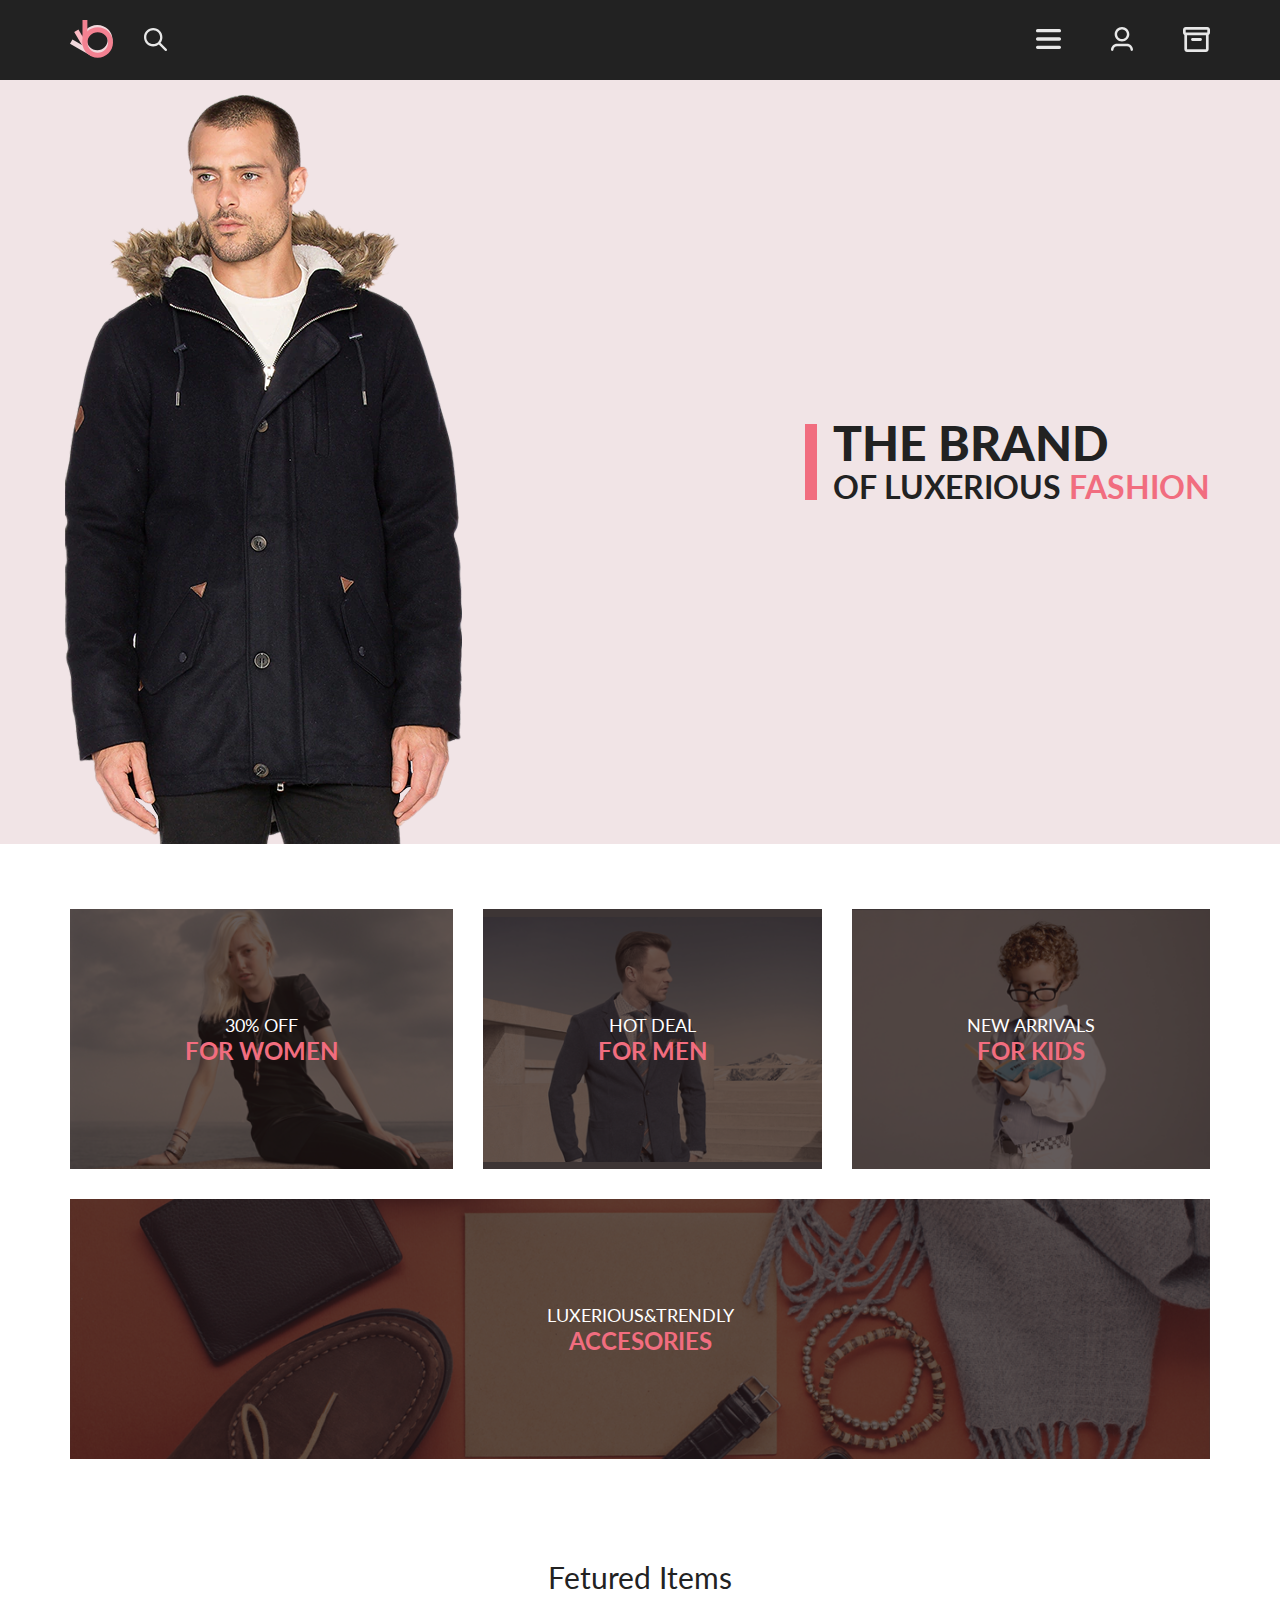
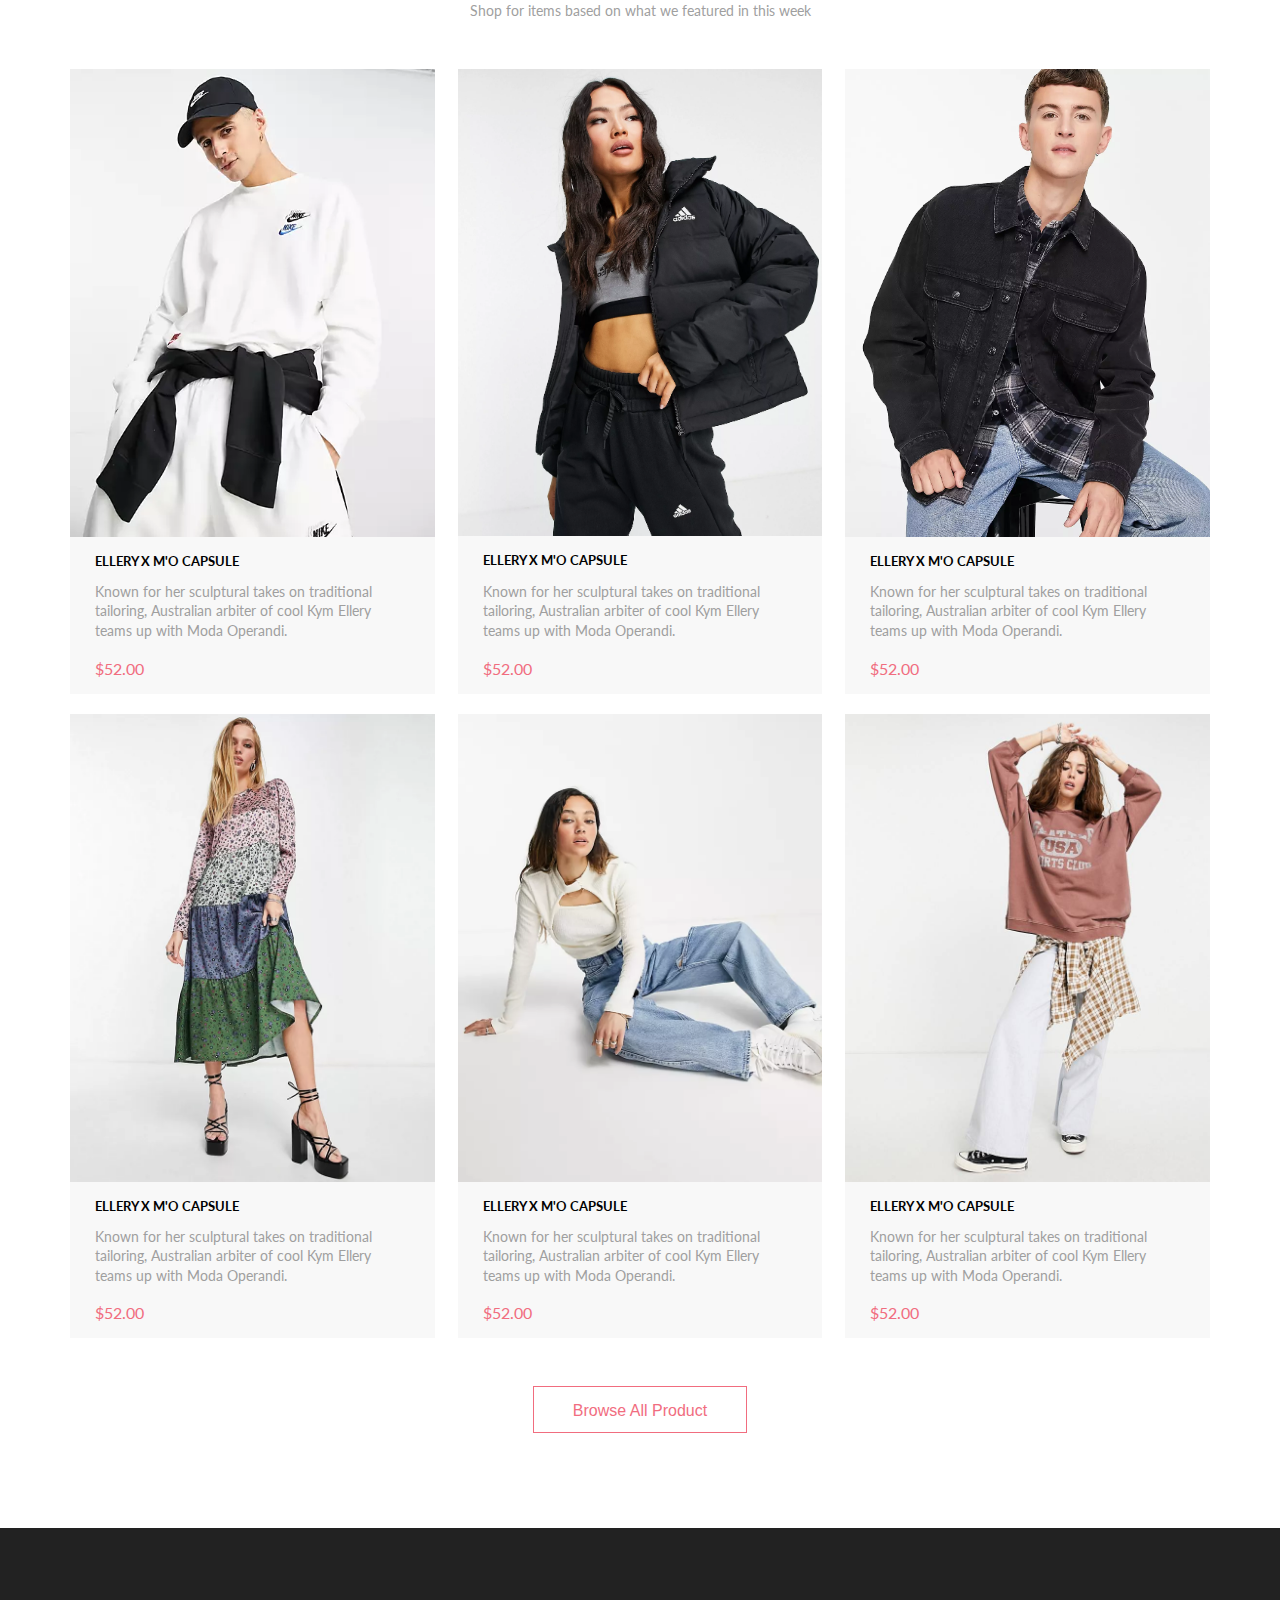
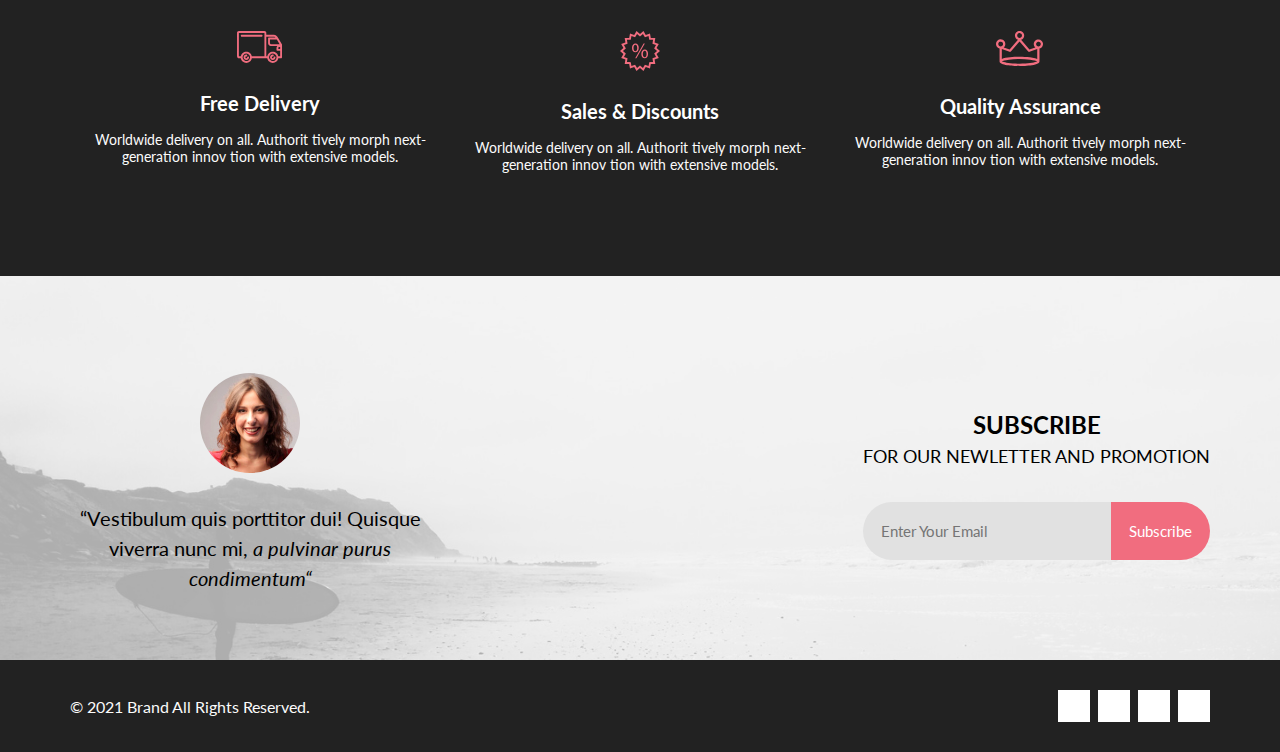
<file: index.html>
<!DOCTYPE html>
<html lang="en">

<head>
    <meta charset="UTF-8">
    <meta http-equiv="X-UA-Compatible" content="IE=edge">
    <meta name="viewport" content="width=device-width, initial-scale=1.0">
    <link rel="stylesheet" href="css/style.css">
    <link rel="stylesheet" href="https://cdnjs.cloudflare.com/ajax/libs/animate.css/4.1.1/animate.min.css" />
    <link rel="stylesheet" href="https://use.fontawesome.com/releases/v5.15.4/css/all.css"
        integrity="sha384-DyZ88mC6Up2uqS4h/KRgHuoeGwBcD4Ng9SiP4dIRy0EXTlnuz47vAwmeGwVChigm" crossorigin="anonymous">
    <script src="js/1351.js"></script>

    <script src="https://ajax.googleapis.com/ajax/libs/jquery/3.6.0/jquery.min.js"></script>
    <title>The Brand</title>
</head>

<body>
    <div class="wrapper">
        <div class="content">
            <header class="header">
                <nav class="header-items container">
                    <div class="header-items__left">
                        <a href="./index.html"><img src="img/ico/logo.svg" alt="logo"></a>
                        <a href="#"><img src="img/ico/1search.svg" alt="Search"></a>
                    </div>
                    <div class="header-items__right">
                        <a href="#" class="menu-btn"><img src="img/ico/1menu.svg" alt="Menu"></a>
                        <a class="hide-of-mob" href="./registration.html"><img src="img/ico/1user.svg"
                                alt="Cabinet"></a>
                        <a class="hide-of-mob" href="./shopping-cart.html"><img src="img/ico/1bag.svg" alt="Cart"></a>
                    </div>
                </nav>
                <menu class="sidebar">
                    <p>Menu</p>
                    <ul class="sidebar__list">
                        <h2 class="sidebar__title"><a href="#">Man</a></h2>
                        <li class="sidebar__item"><a href="#">Accessories</a></li>
                        <li class="sidebar__item"><a href="#">Bags</a></li>
                        <li class="sidebar__item"><a href="#">Denim</a></li>
                        <li class="sidebar__item"><a href="#">T-Shirts</a></li>
                    </ul>

                    <ul class="sidebar__list">
                        <h2 class="sidebar__title"><a href="#">Women</a></h2>
                        <li class="sidebar__item"><a href="#">Accessories</a></li>
                        <li class="sidebar__item"><a href="#">Jackets & Coats</a></li>
                        <li class="sidebar__item"><a href="#">Polos</a></li>
                        <li class="sidebar__item"><a href="#">T-Shirts</a></li>
                        <li class="sidebar__item"><a href="#">Shirts</a></li>
                    </ul>

                    <ul class="sidebar__list">
                        <h2 class="sidebar__title"><a href="#">Kids</a></h2>
                        <li class="sidebar__item"><a href="#">Accessories</a></li>
                        <li class="sidebar__item"><a href="#">Jackets & Coats</a></li>
                        <li class="sidebar__item"><a href="#">Polos</a></li>
                        <li class="sidebar__item"><a href="#">T-Shirts</a></li>
                        <li class="sidebar__item"><a href="#">Bags</a></li>
                    </ul>
                    <button class="btn-close"><i class="fal fa-times"></i></button>

                    <p class="mobile-items"><a href="./registration.html">Sign In</a></p>


                    <p class="mobile-items"> <a href="./shopping-cart.html">Cart</a></p>

                </menu>

            </header>

            <main>

                <section class="hero">
                    <div class="hero__items container">
                        <h1>The Brand<br>
                            <span>Of Luxerious <span class="pink-txt">Fashion</span></span>
                        </h1>
                    </div>

                </section>

                <section class="category container">
                    <a href="#">
                        <div class="category__item" id="img-1">
                            <span>30% Off</span>
                            <h2>For Women</h2>
                        </div>
                    </a>

                    <a href="#">
                        <div class="category__item" id="img-2">
                            <span>Hot Deal</span>
                            <h2>For Men</h2>
                        </div>
                    </a>

                    <a href="#">
                        <div class="category__item" id="img-3">
                            <span>New Arrivals</span>
                            <h2>For Kids</h2>
                        </div>
                    </a>
                    <div class="null"></div>
                    <a href="#">
                        <div class="category__item" id="img-4">
                            <span>Luxerious&Trendly</span>
                            <h2>Accesories</h2>
                        </div>
                    </a>
                </section>

                <section class="catalog container">
                    <div class="catalog-main__title title">
                        <h2>Fetured Items</h2>
                        <h3>Shop for items based on what we featured in this week</h3>
                    </div>
                    <div class="catalog-main__cards">
                        <a href="./product.html">
                            <div class="catalog-main__card card">
                                <div class="card__img">
                                    <img src="./img/catalog/1.webp" alt="nike cap">
                                    <div class="overlay">
                                        <button href="#" class="add-btn"><i class="fal fa-cart-plus fa-lg"></i>Add To
                                            Card</button>
                                    </div>
                                </div>
                                <div class="card__txt">
                                    <h4>Ellery x m'o capsule</h4>
                                    <p>Known for her sculptural takes on traditional
                                        tailoring, Australian arbiter of cool Kym
                                        Ellery teams up with Moda Operandi.</p>
                                    <span>$52.00</span>
                                </div>
                            </div>
                        </a>


                        <a href="./product.html">
                            <div class="catalog-main__card card">
                                <div class="card__img">
                                    <img src="./img/catalog/2.webp" alt="adidas jacket">
                                    <div class="overlay">
                                        <button href="#" class="add-btn"><i class="fal fa-cart-plus fa-lg"></i>Add To
                                            Card</button>
                                    </div>
                                </div>
                                <div class="card__txt">
                                    <h4>Ellery x m'o capsule</h4>
                                    <p>Known for her sculptural takes on traditional
                                        tailoring, Australian arbiter of cool Kym
                                        Ellery teams up with Moda Operandi.</p>
                                    <span>$52.00</span>
                                </div>
                            </div>
                        </a>

                        <a href="./product.html">
                            <div class="catalog-main__card card">
                                <div class="card__img">
                                    <img src="./img/catalog/3.webp" alt="jeans jacket">
                                    <div class="overlay">
                                        <button href="#" class="add-btn"><i class="fal fa-cart-plus fa-lg"></i>Add To
                                            Card</button>
                                    </div>
                                </div>
                                <div class="card__txt">
                                    <h4>Ellery x m'o capsule</h4>
                                    <p>Known for her sculptural takes on traditional
                                        tailoring, Australian arbiter of cool Kym
                                        Ellery teams up with Moda Operandi.</p>
                                    <span>$52.00</span>
                                </div>
                            </div>
                        </a>

                        <a href="./product.html">
                            <div class="catalog-main__card card">
                                <div class="card__img">
                                    <img src="./img/catalog/4.webp" alt="summer dress">
                                    <div class="overlay">
                                        <button href="#" class="add-btn"><i class="fal fa-cart-plus fa-lg"></i>Add To
                                            Card</button>
                                    </div>
                                </div>
                                <div class="card__txt">
                                    <h4>Ellery x m'o capsule</h4>
                                    <p>Known for her sculptural takes on traditional
                                        tailoring, Australian arbiter of cool Kym
                                        Ellery teams up with Moda Operandi.</p>
                                    <span>$52.00</span>
                                </div>
                            </div>
                        </a>

                        <a href="./product.html">
                            <div class="catalog-main__card card">
                                <div class="card__img">
                                    <img src="./img/catalog/6.webp" alt="coat jacket">
                                    <div class="overlay">
                                        <button href="#" class="add-btn"><i class="fal fa-cart-plus fa-lg"></i>Add To
                                            Card</button>
                                    </div>
                                </div>
                                <div class="card__txt">
                                    <h4>Ellery x m'o capsule</h4>
                                    <p>Known for her sculptural takes on traditional
                                        tailoring, Australian arbiter of cool Kym
                                        Ellery teams up with Moda Operandi.</p>
                                    <span>$52.00</span>
                                </div>
                            </div>
                        </a>


                        <a href="./product.html">
                            <div class="catalog-main__card card">
                                <div class="card__img">
                                    <img src="./img/catalog/7.jpg" alt="jeans women">
                                    <div class="overlay">
                                        <button href="#" class="add-btn"><i class="fal fa-cart-plus fa-lg"></i>Add To
                                            Card</button>
                                    </div>
                                </div>
                                <div class="card__txt">
                                    <h4>Ellery x m'o capsule</h4>
                                    <p>Known for her sculptural takes on traditional
                                        tailoring, Australian arbiter of cool Kym
                                        Ellery teams up with Moda Operandi.</p>
                                    <span>$52.00</span>
                                </div>
                            </div>
                        </a>
                    </div>
                    <div class="catalog-main__button">
                        <a href="catalog.html"><button class="main-btn">Browse All Product</button></a>
                    </div>
                </section>


            </main>

            <footer class="footer-features">
                <section class="footer-features__items container">
                    <div class="footer-features__ites item">
                        <img src="img/features/delivery.svg">
                        <h4>Free Delivery</h4>
                        <p>Worldwide delivery on all. Authorit tively morph next-generation innov tion with
                            extensive models.</p>
                    </div>

                    <div class="footer-features__ites item">
                        <img src="img/features/sales.svg">
                        <h4>Sales & Discounts</h4>
                        <p>Worldwide delivery on all. Authorit tively morph next-generation innov tion with
                            extensive models.</p>
                    </div>

                    <div class="footer-features__ites item">
                        <img src="img/features/crown.svg">
                        <h4>Quality Assurance</h4>
                        <p>Worldwide delivery on all. Authorit tively morph next-generation innov tion with
                            extensive models.</p>
                    </div>
                </section>
            </footer>

            <footer class="footer-subscribe">
                <section class="footer-subscribe__items container">
                    <div class="subscribe__item-left">
                        <img src="./img/girl.png">
                        <p>“Vestibulum quis porttitor dui! Quisque viverra nunc mi,<span class="italic"> a pulvinar
                                purus
                                condimentum“</span> </p>
                    </div>

                    <div class="subscribe__item-right">
                        <p><span class="bold">Subscribe</span><br>for our newletter and promotion</p>
                        <div class="subscribe__item-form">
                            <input type="email" name="email" placeholder="Enter Your Email">
                            <button class="btn-sub" type="submit" value="Subscribe">Subscribe</button>
                        </div>
                    </div>
                </section>
            </footer>

            <footer class="footer-down">
                <div class="footer-down__items container">
                    <div class="footer-down__text">
                        <p>© 2021 Brand All Rights Reserved.</p>
                    </div>
                    <div class="footer-down__icons">
                        <a href="#">
                            <i class="fab fa-facebook-f"></i>
                        </a>
                        <a href="#">
                            <i class="fab fa-instagram"></i>
                        </a>
                        <a href="#">
                            <i class="fab fa-pinterest-p"></i>
                        </a>
                        <a href="#">
                            <i class="fab fa-twitter"></i>
                        </a>
                    </div>
                </div>
            </footer>
            <script src="js/menu.js"></script>
</body>

</html>
</file>
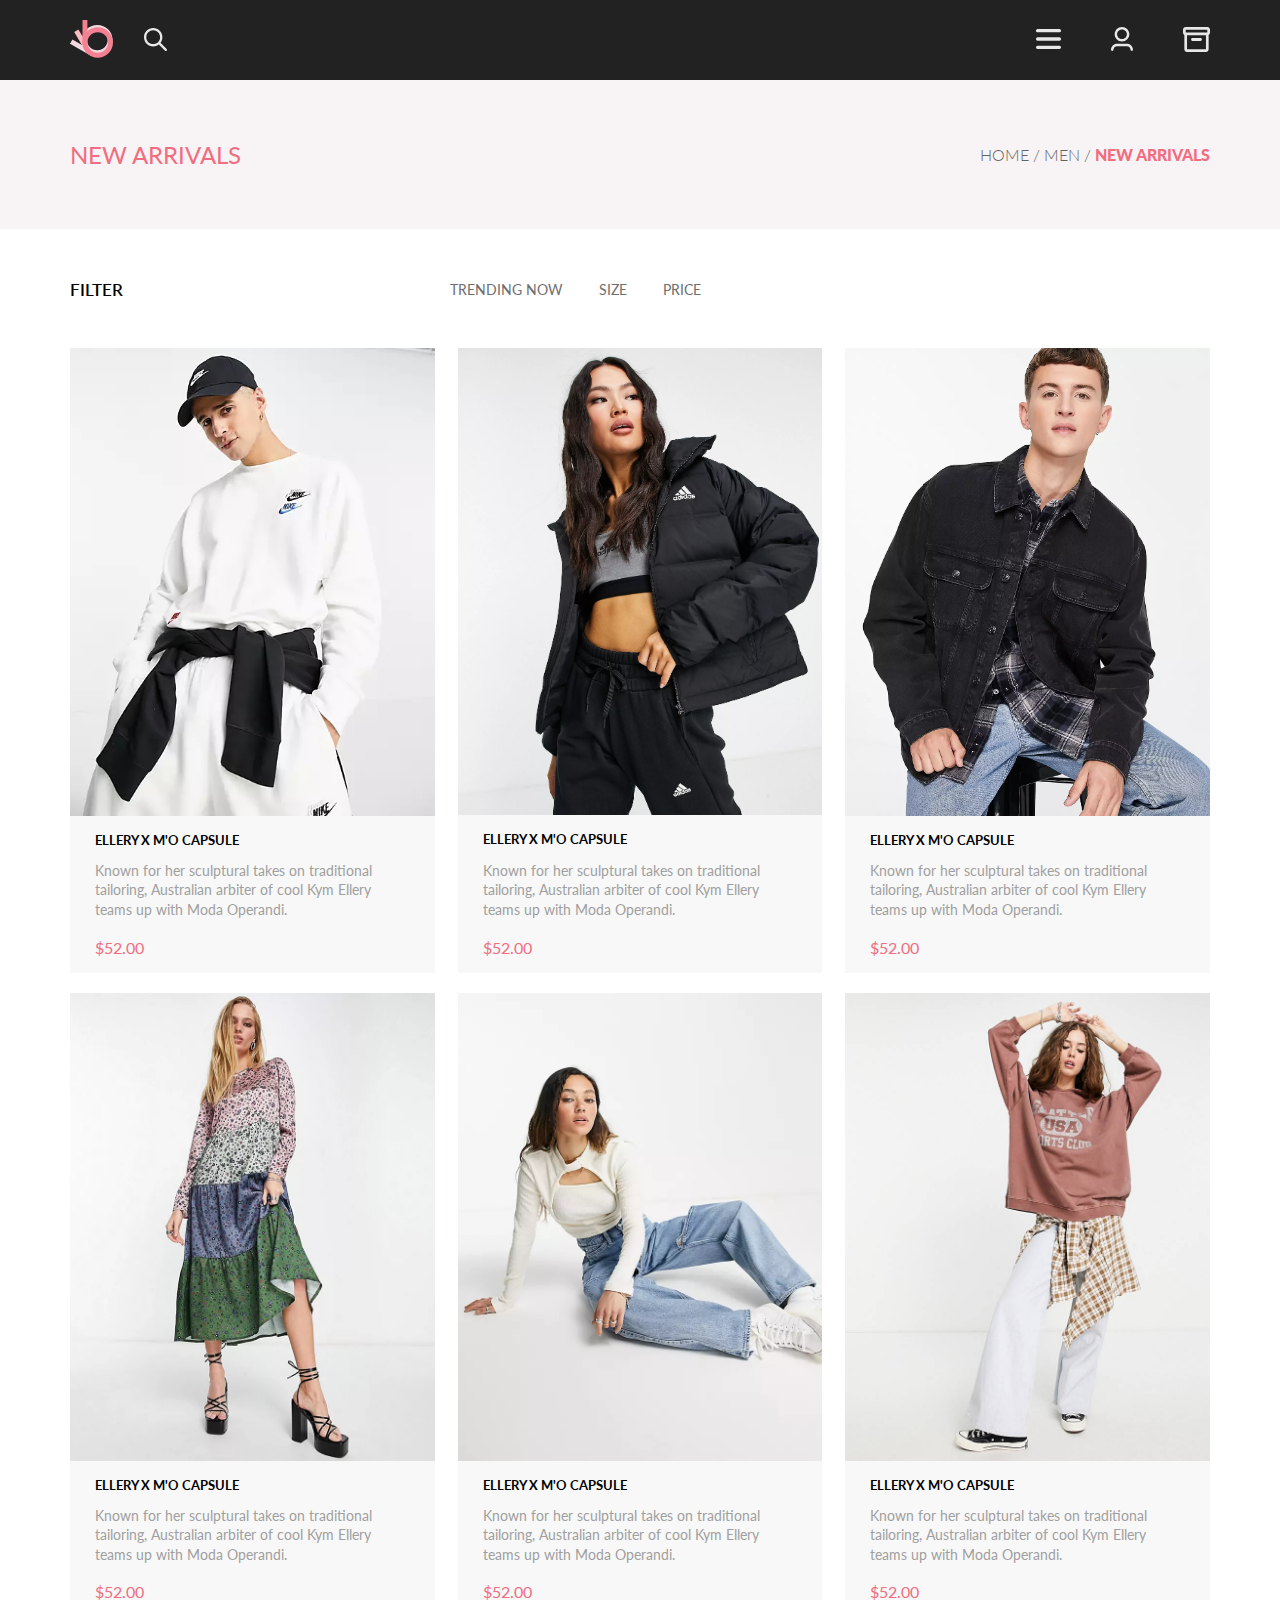
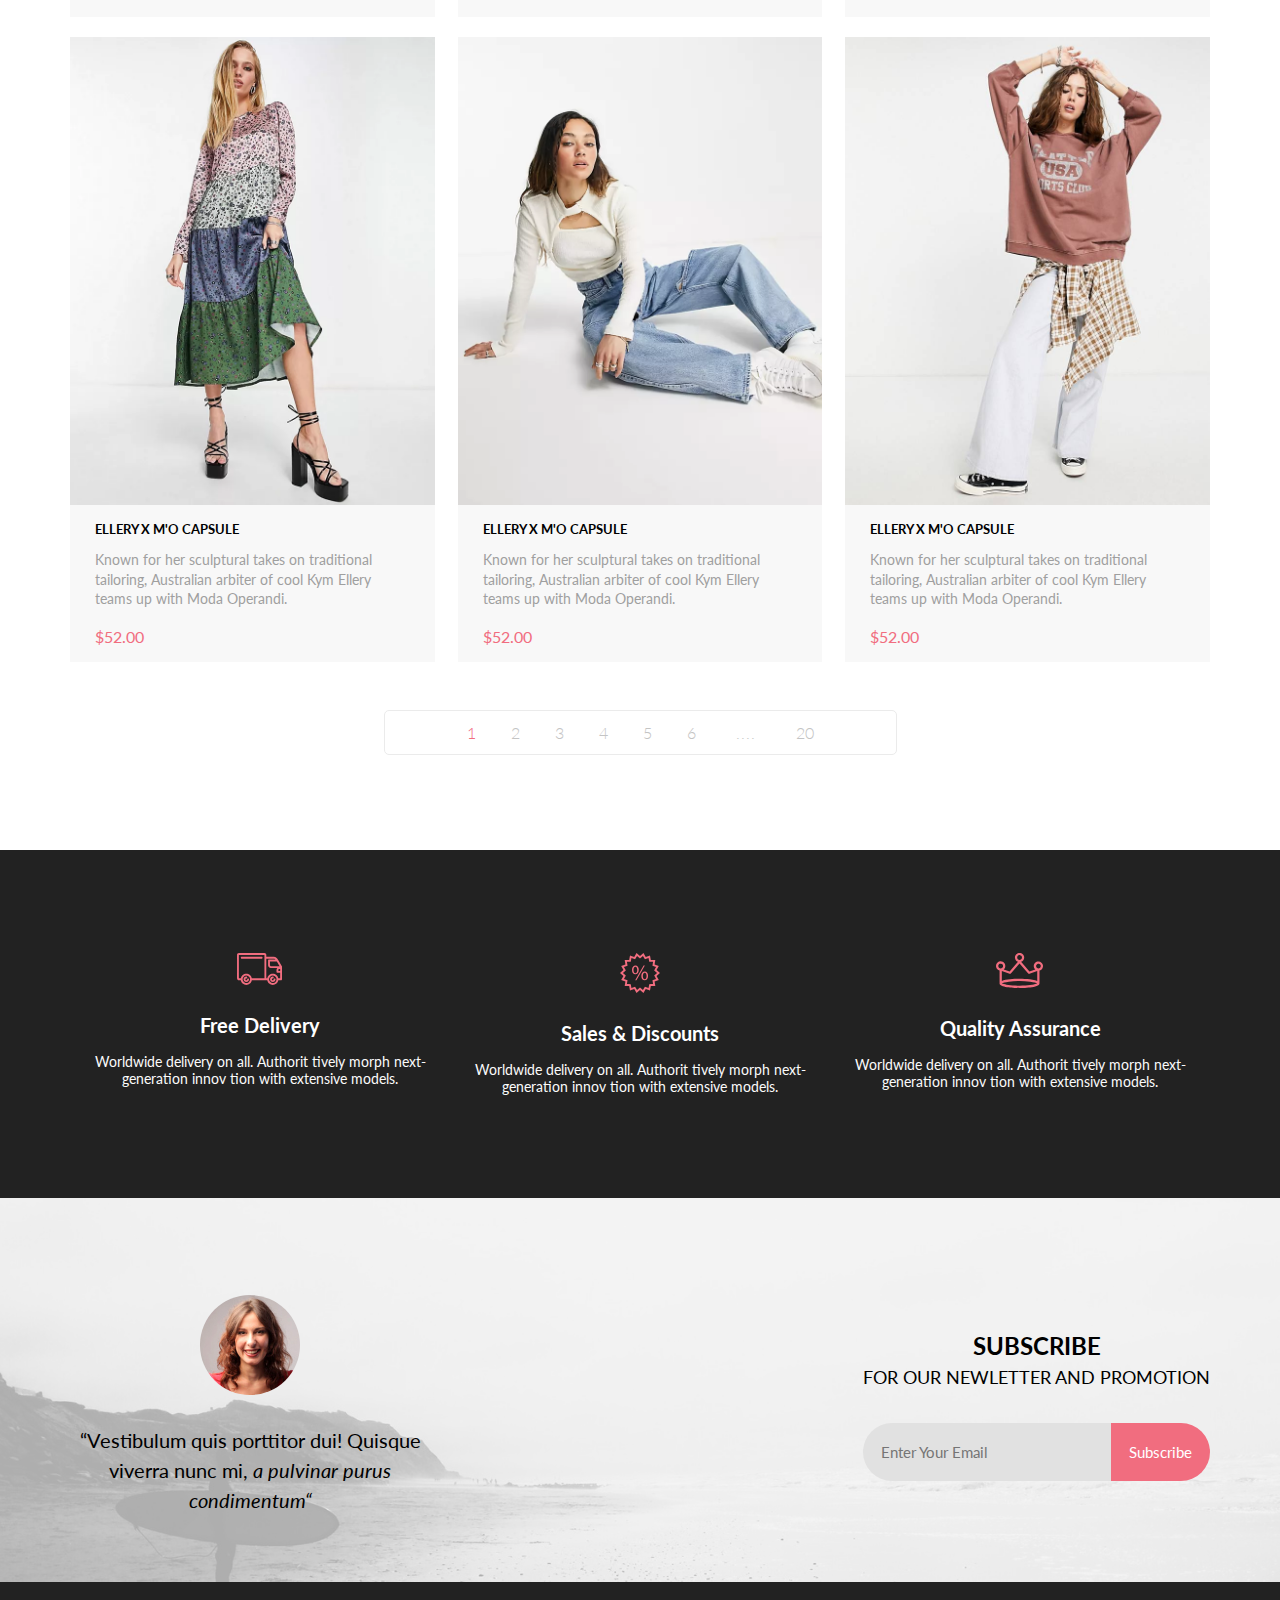
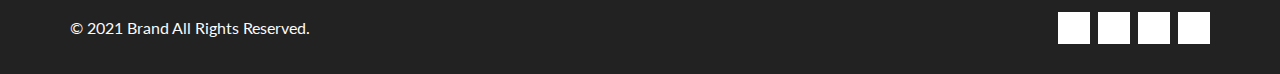
<file: catalog.html>
<!DOCTYPE html>
<html lang="en">

<head>
    <meta charset="UTF-8">
    <meta http-equiv="X-UA-Compatible" content="IE=edge">
    <meta name="viewport" content="width=device-width, initial-scale=1.0">
    <link rel="stylesheet" href="https://cdnjs.cloudflare.com/ajax/libs/animate.css/4.1.1/animate.min.css" />
    <link rel="stylesheet" href="css/style.css">
    <link rel="stylesheet" href="https://use.fontawesome.com/releases/v5.15.4/css/all.css"
        integrity="sha384-DyZ88mC6Up2uqS4h/KRgHuoeGwBcD4Ng9SiP4dIRy0EXTlnuz47vAwmeGwVChigm" crossorigin="anonymous">
    <script src="js/1351.js"></script>
    <script src="https://ajax.googleapis.com/ajax/libs/jquery/3.6.0/jquery.min.js"></script>
    <title>Catalog</title>
</head>

<body>
    <div class="wrapper">
        <div class="content">
            <header class="header">
                <nav class="header-items container">
                    <div class="header-items__left">
                        <a href="./index.html"><img src="img/ico/logo.svg" alt="logo"></a>
                        <a href="#"><img src="img/ico/1search.svg" alt="Search"></a>
                    </div>
                    <div class="header-items__right">
                        <a href="#" class="menu-btn"><img src="img/ico/1menu.svg" alt="Menu"></a>
                        <a class="hide-of-mob" href="./registration.html"><img src="img/ico/1user.svg"
                                alt="Cabinet"></a>
                        <a class="hide-of-mob" href="./shopping-cart.html"><img src="img/ico/1bag.svg" alt="Cart"></a>
                    </div>
                </nav>
                <menu class="sidebar">
                    <p>Menu</p>
                    <ul class="sidebar__list">
                        <h2 class="sidebar__title"><a href="#">Man</a></h2>
                        <li class="sidebar__item"><a href="#">Accessories</a></li>
                        <li class="sidebar__item"><a href="#">Bags</a></li>
                        <li class="sidebar__item"><a href="#">Denim</a></li>
                        <li class="sidebar__item"><a href="#">T-Shirts</a></li>
                    </ul>

                    <ul class="sidebar__list">
                        <h2 class="sidebar__title"><a href="#">Women</a></h2>
                        <li class="sidebar__item"><a href="#">Accessories</a></li>
                        <li class="sidebar__item"><a href="#">Jackets & Coats</a></li>
                        <li class="sidebar__item"><a href="#">Polos</a></li>
                        <li class="sidebar__item"><a href="#">T-Shirts</a></li>
                        <li class="sidebar__item"><a href="#">Shirts</a></li>
                    </ul>

                    <ul class="sidebar__list">
                        <h2 class="sidebar__title"><a href="#">Kids</a></h2>
                        <li class="sidebar__item"><a href="#">Accessories</a></li>
                        <li class="sidebar__item"><a href="#">Jackets & Coats</a></li>
                        <li class="sidebar__item"><a href="#">Polos</a></li>
                        <li class="sidebar__item"><a href="#">T-Shirts</a></li>
                        <li class="sidebar__item"><a href="#">Bags</a></li>
                    </ul>
                    <button class="btn-close"><i class="fal fa-times"></i></button>
                    <p class="mobile-items"><a href="./registration.html">Sign In</a></p>


                    <p class="mobile-items"> <a href="./shopping-cart.html">Cart</a></p>
                </menu>

            </header>

            <header class="header-nav">
                <div class="header-nav__items container">
                    <div class="header-nav__title">
                        <h1>New Arrivals</h1>
                    </div>
                    <div class="header-nav__points">
                        <ul>
                            <li><a href="#">Home</a></li>
                            <li><a href="#">Men</a></li>
                            <li><a class="active" href="#">New arrivals</a></li>
                        </ul>
                    </div>
                </div>
            </header>

            <main>

                <section class="filter">
                    <div class="filter-items container">
                        <div class="filter-primary">
                            <details class="filter-primary__box">
                                <summary class="filter-primary__title">
                                    <p>FILTER</p><i class="far fa-sort-amount-down"></i>
                                </summary>
                                <details class="filter-primary__category">
                                    <summary class="filter-primary__text">Category</summary>
                                    <ul class="filter-primary__items">
                                        <li>Accessories</li>
                                        <li>Bags</li>
                                        <li>Denim</li>
                                        <li>Hoodies & Sweatshirts</li>
                                        <li>Jackets & Coats</li>
                                        <li>Polos</li>
                                        <li>Shirts</li>
                                        <li>Shoes</li>
                                        <li>Sweaters & Knits</li>
                                        <li>T-Shirts</li>
                                        <li>Shirts</li>
                                        <li>Tanks</li>
                                    </ul>
                                </details>

                                <details class="filter-primary__category">
                                    <summary class="filter-primary__text">Brand</summary>
                                </details>

                                <details class="filter-primary__category">
                                    <summary class="filter-primary__text">Designer</summary>
                                </details>
                            </details>
                        </div>

                        <div class="filter-secondary">
                            <p class="filter-secondary__text">Trending now <i class="fal fa-chevron-down"></i>
                            </p>

                            <details>
                                <summary class="filter-secondary__text">Size <i class="fal fa-chevron-down"></i>
                                </summary>
                                <div class="filter-secondary__items">
                                    <div class="filter-secondary__item">
                                        <input type="checkbox" id="XS" name="XS" value="XS">
                                        <label for="XS">XS</label>
                                    </div>
                                    <div class="filter-secondary__item">
                                        <input type="checkbox" id="S" name="S" value="S">
                                        <label for="S">S</label>
                                    </div>
                                    <div class="filter-secondary__item">
                                        <input type="checkbox" id="M" name="M" value="M">
                                        <label for="M">M</label>
                                    </div>
                                    <div class="filter-secondary__item">
                                        <input type="checkbox" id="L" name="L" value="L">
                                        <label for="L">L</label>
                                    </div>
                                </div>
                            </details>

                            <p class="filter-secondary__text">Price<i class="fal fa-chevron-down"></i>
                            </p>
                        </div>
                    </div>
                </section>

                <section class="catalog-product container">

                    <div class="catalog-main__cards">

                        <a href="./product.html">
                            <div class="catalog-main__card card">
                                <div class="card__img">
                                    <img src="./img/catalog/1.webp" alt="nike cap">
                                    <div class="overlay">
                                        <button href="#" class="add-btn"><i class="fal fa-cart-plus fa-lg"></i>Add To
                                            Card</button>
                                    </div>
                                </div>
                                <div class="card__txt">
                                    <h4>Ellery x m'o capsule</h4>
                                    <p>Known for her sculptural takes on traditional
                                        tailoring, Australian arbiter of cool Kym
                                        Ellery teams up with Moda Operandi.</p>
                                    <span>$52.00</span>
                                </div>
                            </div>
                        </a>

                        <a href="./product.html">
                            <div class="catalog-main__card card">
                                <div class="card__img">
                                    <img src="./img/catalog/2.webp" alt="adidas jacket">
                                    <div class="overlay">
                                        <button href="#" class="add-btn"><i class="fal fa-cart-plus fa-lg"></i>Add To
                                            Card</button>
                                    </div>
                                </div>
                                <div class="card__txt">
                                    <h4>Ellery x m'o capsule</h4>
                                    <p>Known for her sculptural takes on traditional
                                        tailoring, Australian arbiter of cool Kym
                                        Ellery teams up with Moda Operandi.</p>
                                    <span>$52.00</span>
                                </div>
                            </div>
                        </a>

                        <a href="./product.html">
                            <div class="catalog-main__card card">
                                <div class="card__img">
                                    <img src="./img/catalog/3.webp" alt="jeans jacket">
                                    <div class="overlay">
                                        <button href="#" class="add-btn"><i class="fal fa-cart-plus fa-lg"></i>Add To
                                            Card</button>
                                    </div>
                                </div>
                                <div class="card__txt">
                                    <h4>Ellery x m'o capsule</h4>
                                    <p>Known for her sculptural takes on traditional
                                        tailoring, Australian arbiter of cool Kym
                                        Ellery teams up with Moda Operandi.</p>
                                    <span>$52.00</span>
                                </div>
                            </div>
                        </a>

                        <a href="./product.html">
                            <div class="catalog-main__card card">
                                <div class="card__img">
                                    <img src="./img/catalog/4.webp" alt="summer dress">
                                    <div class="overlay">
                                        <button href="#" class="add-btn"><i class="fal fa-cart-plus fa-lg"></i>Add To
                                            Card</button>
                                    </div>
                                </div>
                                <div class="card__txt">
                                    <h4>Ellery x m'o capsule</h4>
                                    <p>Known for her sculptural takes on traditional
                                        tailoring, Australian arbiter of cool Kym
                                        Ellery teams up with Moda Operandi.</p>
                                    <span>$52.00</span>
                                </div>
                            </div>
                        </a>

                        <a href="./product.html">
                            <div class="catalog-main__card card">
                                <div class="card__img">
                                    <img src="./img/catalog/6.webp" alt="coat jacket">
                                    <div class="overlay">
                                        <button href="#" class="add-btn"><i class="fal fa-cart-plus fa-lg"></i>Add To
                                            Card</button>
                                    </div>
                                </div>
                                <div class="card__txt">
                                    <h4>Ellery x m'o capsule</h4>
                                    <p>Known for her sculptural takes on traditional
                                        tailoring, Australian arbiter of cool Kym
                                        Ellery teams up with Moda Operandi.</p>
                                    <span>$52.00</span>
                                </div>
                            </div>
                        </a>

                        <a href="./product.html">
                            <div class="catalog-main__card card">
                                <div class="card__img">
                                    <img src="./img/catalog/7.jpg" alt="jeans women">
                                    <div class="overlay">
                                        <button href="#" class="add-btn"><i class="fal fa-cart-plus fa-lg"></i>Add To
                                            Card</button>
                                    </div>
                                </div>
                                <div class="card__txt">
                                    <h4>Ellery x m'o capsule</h4>
                                    <p>Known for her sculptural takes on traditional
                                        tailoring, Australian arbiter of cool Kym
                                        Ellery teams up with Moda Operandi.</p>
                                    <span>$52.00</span>
                                </div>
                            </div>
                        </a>

                        <a href="./product.html">
                            <div class="catalog-main__card card">
                                <div class="card__img">
                                    <img src="./img/catalog/4.webp" alt="summer dress">
                                    <div class="overlay">
                                        <button href="#" class="add-btn"><i class="fal fa-cart-plus fa-lg"></i>Add To
                                            Card</button>
                                    </div>
                                </div>
                                <div class="card__txt">
                                    <h4>Ellery x m'o capsule</h4>
                                    <p>Known for her sculptural takes on traditional
                                        tailoring, Australian arbiter of cool Kym
                                        Ellery teams up with Moda Operandi.</p>
                                    <span>$52.00</span>
                                </div>
                            </div>
                        </a>

                        <a href="./product.html">
                            <div class="catalog-main__card card">
                                <div class="card__img">
                                    <img src="./img/catalog/6.webp" alt="coat jacket">
                                    <div class="overlay">
                                        <button href="#" class="add-btn"><i class="fal fa-cart-plus fa-lg"></i>Add To
                                            Card</button>
                                    </div>
                                </div>
                                <div class="card__txt">
                                    <h4>Ellery x m'o capsule</h4>
                                    <p>Known for her sculptural takes on traditional
                                        tailoring, Australian arbiter of cool Kym
                                        Ellery teams up with Moda Operandi.</p>
                                    <span>$52.00</span>
                                </div>
                            </div>
                        </a>

                        <a href="./product.html">
                            <div class="catalog-main__card card">
                                <div class="card__img">
                                    <img src="./img/catalog/7.jpg" alt="jeans women">
                                    <div class="overlay">
                                        <button href="#" class="add-btn"><i class="fal fa-cart-plus fa-lg"></i>Add To
                                            Card</button>
                                    </div>
                                </div>
                                <div class="card__txt">
                                    <h4>Ellery x m'o capsule</h4>
                                    <p>Known for her sculptural takes on traditional
                                        tailoring, Australian arbiter of cool Kym
                                        Ellery teams up with Moda Operandi.</p>
                                    <span>$52.00</span>
                                </div>
                            </div>
                        </a>
                    </div>

                </section>

                <section class="pagination">
                    <div class="pages container">
                        <ul class="pages__items">
                            <li class="pages__btn"><i class="far fa-chevron-left"></i></li>
                            <li class="pages__item active">1</li>
                            <li class="pages__item">2</li>
                            <li class="pages__item">3</li>
                            <li class="pages__item">4</li>
                            <li class="pages__item">5</li>
                            <li class="pages__item">6</li>
                            <li class="pages__dots">....</li>
                            <li class="pages__item">20</li>
                            <li class="pages__btn"><i class="far fa-chevron-right"></i></li>
                        </ul>
                    </div>
                </section>

            </main>

            <footer class="footer-features">
                <section class="footer-features__items container">
                    <div class="footer-features__ites item">
                        <img src="img/features/delivery.svg">
                        <h4>Free Delivery</h4>
                        <p>Worldwide delivery on all. Authorit tively morph next-generation innov tion with
                            extensive models.</p>
                    </div>

                    <div class="footer-features__ites item">
                        <img src="img/features/sales.svg">
                        <h4>Sales & Discounts</h4>
                        <p>Worldwide delivery on all. Authorit tively morph next-generation innov tion with
                            extensive models.</p>
                    </div>

                    <div class="footer-features__ites item">
                        <img src="img/features/crown.svg">
                        <h4>Quality Assurance</h4>
                        <p>Worldwide delivery on all. Authorit tively morph next-generation innov tion with
                            extensive models.</p>
                    </div>
                </section>
            </footer>

            <footer class="footer-subscribe">
                <section class="footer-subscribe__items container">
                    <div class="subscribe__item-left">
                        <img src="./img/girl.png">
                        <p>“Vestibulum quis porttitor dui! Quisque viverra nunc mi,<span class="italic"> a pulvinar
                                purus
                                condimentum“</span> </p>
                    </div>

                    <div class="subscribe__item-right">
                        <p><span class="bold">Subscribe</span><br>for our newletter and promotion</p>
                        <div class="subscribe__item-form">
                            <input type="email" name="email" placeholder="Enter Your Email">
                            <button class="btn-sub" type="submit" value="Subscribe">Subscribe</button>
                        </div>
                    </div>
                </section>
            </footer>

            <footer class="footer-down">
                <div class="footer-down__items container">
                    <div class="footer-down__text">
                        <p>© 2021 Brand All Rights Reserved.</p>
                    </div>
                    <div class="footer-down__icons">
                        <a href="#">
                            <i class="fab fa-facebook-f"></i>
                        </a>
                        <a href="#">
                            <i class="fab fa-instagram"></i>
                        </a>
                        <a href="#">
                            <i class="fab fa-pinterest-p"></i>
                        </a>
                        <a href="#">
                            <i class="fab fa-twitter"></i>
                        </a>
                    </div>
                </div>
            </footer>

        </div>
    </div>
    <script src="js/menu.js"></script>
</body>
</file>
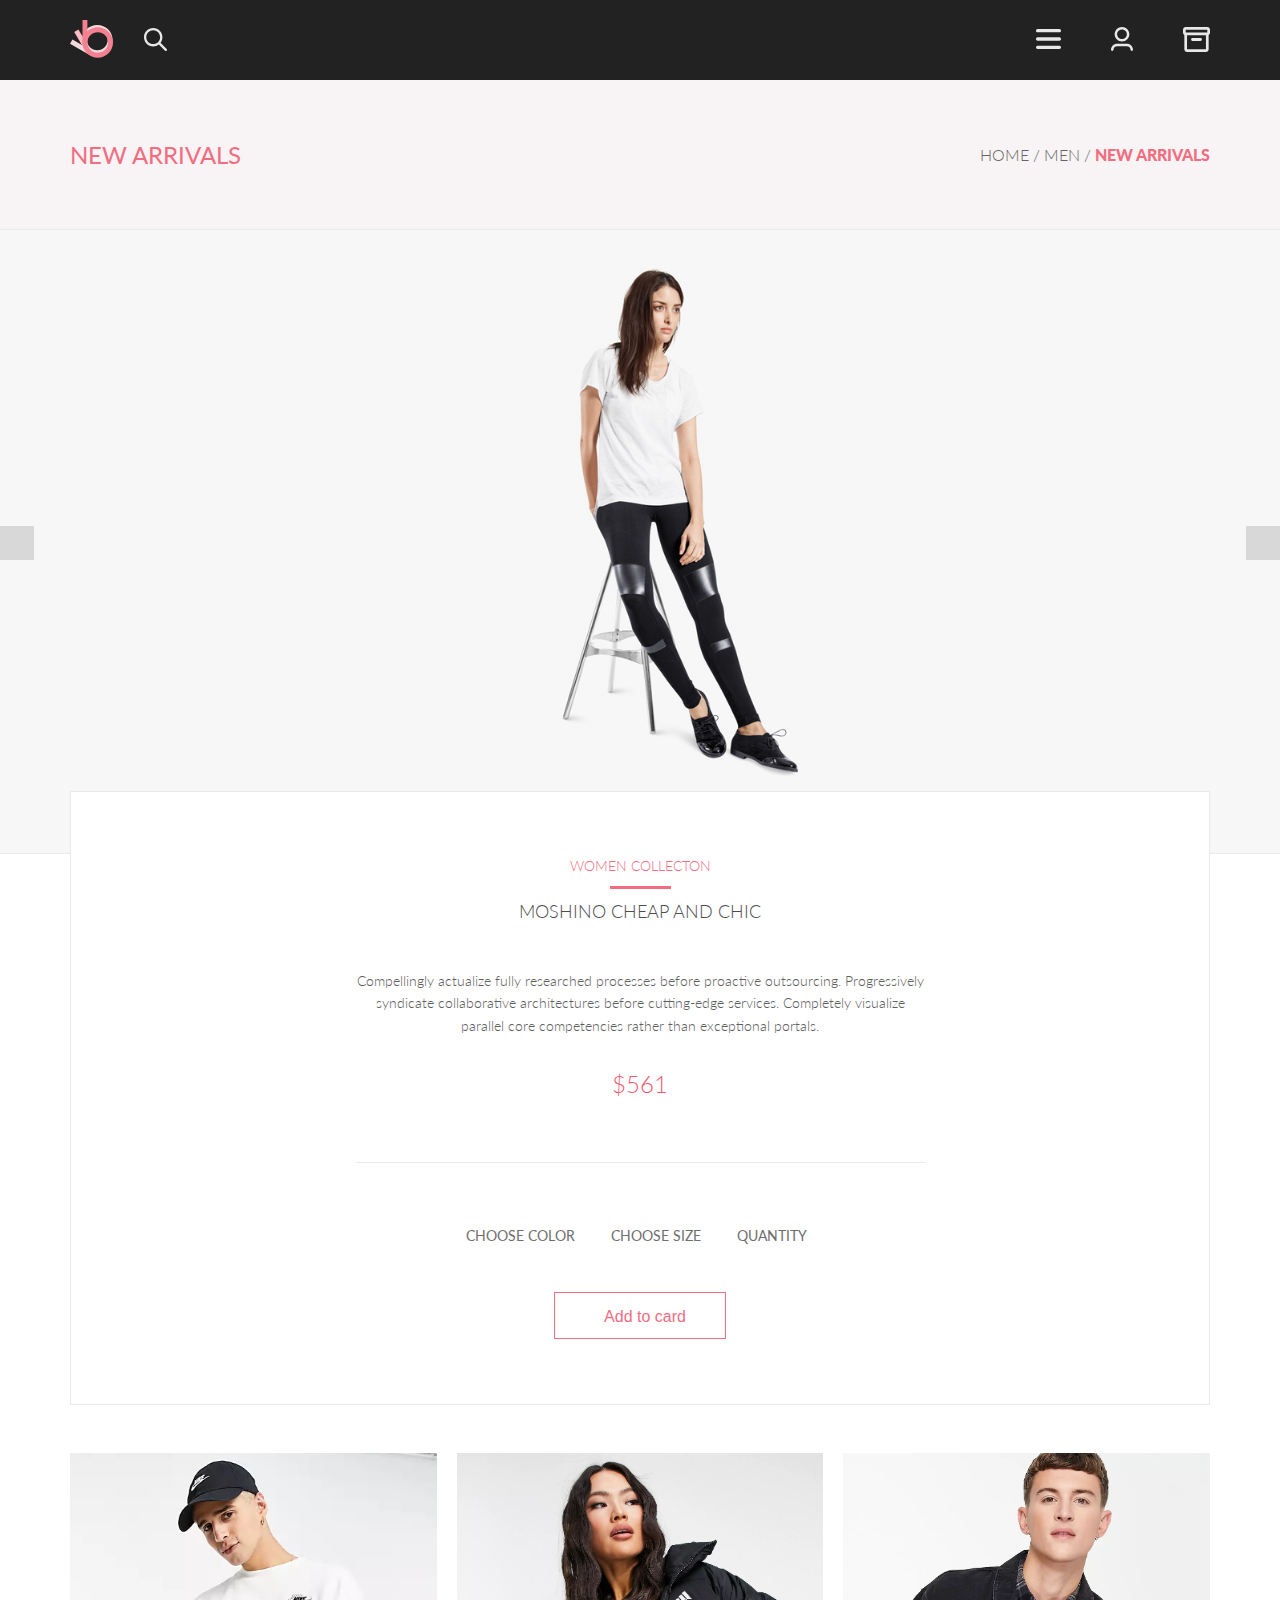
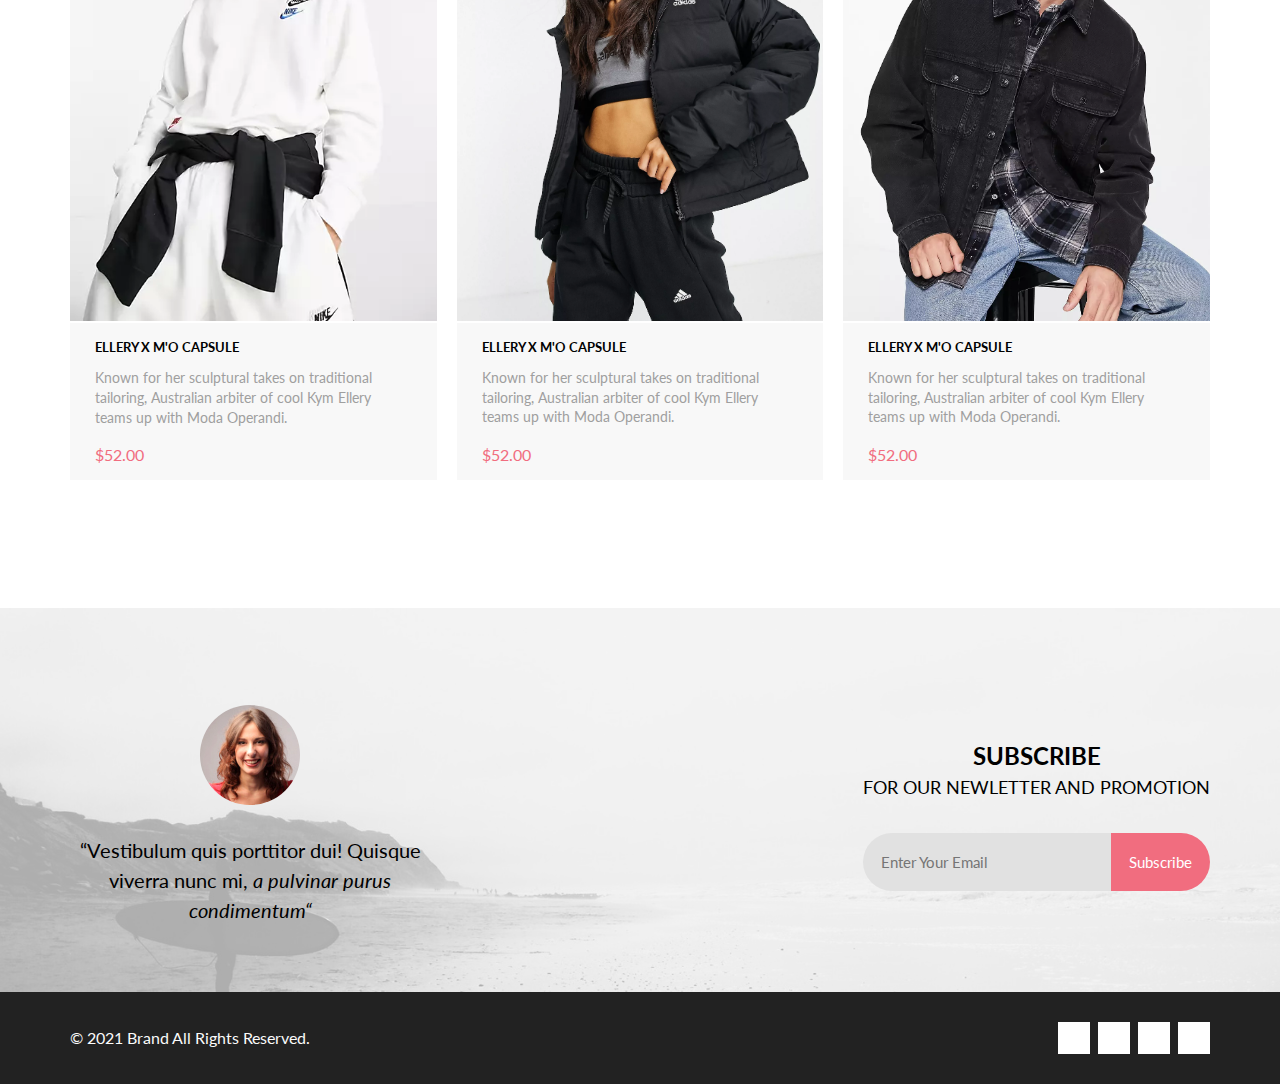
<file: product.html>
<!DOCTYPE html>
<html lang="en">

<head>
    <meta charset="UTF-8">
    <meta http-equiv="X-UA-Compatible" content="IE=edge">
    <meta name="viewport" content="width=device-width, initial-scale=1.0">
    <link rel="stylesheet" href="https://cdnjs.cloudflare.com/ajax/libs/animate.css/4.1.1/animate.min.css" />
    <link rel="stylesheet" href="css/style.css">
    <link rel="stylesheet" href="https://use.fontawesome.com/releases/v5.15.4/css/all.css"
        integrity="sha384-DyZ88mC6Up2uqS4h/KRgHuoeGwBcD4Ng9SiP4dIRy0EXTlnuz47vAwmeGwVChigm" crossorigin="anonymous">
    <script src="js/1351.js"></script>
    <script src="https://ajax.googleapis.com/ajax/libs/jquery/3.6.0/jquery.min.js"></script>
    <title>Product</title>
</head>

<body>
    <div class="wrapper">
        <div class="content">
            <header class="header">
                <nav class="header-items container">
                    <div class="header-items__left">
                        <a href="./index.html"><img src="img/ico/logo.svg" alt="logo"></a>
                        <a href="#"><img src="img/ico/1search.svg" alt="Search"></a>
                    </div>
                    <div class="header-items__right">
                        <a href="#" class="menu-btn"><img src="img/ico/1menu.svg" alt="Menu"></a>
                        <a class="hide-of-mob" href="./registration.html"><img src="img/ico/1user.svg"
                                alt="Cabinet"></a>
                        <a class="hide-of-mob" href="./shopping-cart.html"><img src="img/ico/1bag.svg" alt="Cart"></a>
                    </div>
                </nav>
                <menu class="sidebar">
                    <p>Menu</p>
                    <ul class="sidebar__list">
                        <h2 class="sidebar__title"><a href="#">Man</a></h2>
                        <li class="sidebar__item"><a href="#">Accessories</a></li>
                        <li class="sidebar__item"><a href="#">Bags</a></li>
                        <li class="sidebar__item"><a href="#">Denim</a></li>
                        <li class="sidebar__item"><a href="#">T-Shirts</a></li>
                    </ul>

                    <ul class="sidebar__list">
                        <h2 class="sidebar__title"><a href="#">Women</a></h2>
                        <li class="sidebar__item"><a href="#">Accessories</a></li>
                        <li class="sidebar__item"><a href="#">Jackets & Coats</a></li>
                        <li class="sidebar__item"><a href="#">Polos</a></li>
                        <li class="sidebar__item"><a href="#">T-Shirts</a></li>
                        <li class="sidebar__item"><a href="#">Shirts</a></li>
                    </ul>

                    <ul class="sidebar__list">
                        <h2 class="sidebar__title"><a href="#">Kids</a></h2>
                        <li class="sidebar__item"><a href="#">Accessories</a></li>
                        <li class="sidebar__item"><a href="#">Jackets & Coats</a></li>
                        <li class="sidebar__item"><a href="#">Polos</a></li>
                        <li class="sidebar__item"><a href="#">T-Shirts</a></li>
                        <li class="sidebar__item"><a href="#">Bags</a></li>
                    </ul>
                    <button class="btn-close"><i class="fal fa-times"></i></button>
                    <p class="mobile-items"><a href="./registration.html">Sign In</a></p>


                    <p class="mobile-items"> <a href="./shopping-cart.html">Cart</a></p>
                </menu>

            </header>

            <header class="header-nav">
                <div class="header-nav__items container">
                    <div class="header-nav__title">
                        <h1>New Arrivals</h1>
                    </div>
                    <div class="header-nav__points">
                        <ul>
                            <li><a href="#">Home</a></li>
                            <li><a href="#">Men</a></li>
                            <li><a class="active" href="#">New arrivals</a></li>
                        </ul>
                    </div>
                </div>
            </header>
            <main>
                <section class="product-hero">
                    <div class="product-slider">
                        <div class="product-slider__item">
                            <img src="img/slider-1.jpg">
                        </div>

                        <div class="product-slider__btns">
                            <button class="product-slider__prev-btn">
                                <i class="far fa-chevron-left"></i>
                            </button>
                            <button class="product-slider__next-btn">
                                <i class="far fa-chevron-right"></i>
                            </button>
                        </div>
                    </div>
                </section>

                <section class="product-description container">
                    <div class="description">
                        <div class="description-card">
                            <div class="description-card__title">
                                <span>Women Collecton</span>
                                <div class="line"></div>
                                <h2>Moshino Cheap and Chic</h2>
                            </div>

                            <div class="description-card__describe">
                                <p>Compellingly actualize fully researched processes before proactive outsourcing.
                                    Progressively syndicate collaborative architectures before cutting-edge services.
                                    Completely visualize parallel core competencies rather than exceptional portals.</p>
                            </div>

                            <div class="description-card__price">
                                <span>$561</span>
                            </div>
                        </div>

                        <div class="description-card__filter">
                            <div class="filter-secondary">
                                <details>
                                    <summary class="filter-secondary__text">Choose color<i
                                            class="fal fa-chevron-down"></i>
                                    </summary>
                                    <div class="filter-secondary__items">
                                        <div class="filter-secondary__item">
                                            <input type="checkbox" id="XS" name="XS" value="XS">
                                            <label for="XS">Red</label>
                                        </div>
                                        <div class="filter-secondary__item">
                                            <input type="checkbox" id="S" name="S" value="S">
                                            <label for="S">Black</label>
                                        </div>
                                        <div class="filter-secondary__item">
                                            <input type="checkbox" id="M" name="M" value="M">
                                            <label for="M">White</label>
                                        </div>
                                        <div class="filter-secondary__item">
                                            <input type="checkbox" id="L" name="L" value="L">
                                            <label for="L">Blue</label>
                                        </div>
                                    </div>
                                </details>

                                <details>
                                    <summary class="filter-secondary__text">Choose size <i
                                            class="fal fa-chevron-down"></i>
                                    </summary>
                                    <div class="filter-secondary__items">
                                        <div class="filter-secondary__item">
                                            <input type="checkbox" id="XS" name="XS" value="XS">
                                            <label for="XS">XS</label>
                                        </div>
                                        <div class="filter-secondary__item">
                                            <input type="checkbox" id="S" name="S" value="S">
                                            <label for="S">S</label>
                                        </div>
                                        <div class="filter-secondary__item">
                                            <input type="checkbox" id="M" name="M" value="M">
                                            <label for="M">M</label>
                                        </div>
                                        <div class="filter-secondary__item">
                                            <input type="checkbox" id="L" name="L" value="L">
                                            <label for="L">L</label>
                                        </div>
                                    </div>
                                </details>

                                <details>
                                    <summary class="filter-secondary__text">Quantity <i class="fal fa-chevron-down"></i>
                                    </summary>
                                    <div class="filter-secondary__items">
                                        <div class="filter-secondary__item">
                                            <input type="checkbox" id="XS" name="XS" value="XS">
                                            <label for="XS">XS</label>
                                        </div>
                                        <div class="filter-secondary__item">
                                            <input type="checkbox" id="S" name="S" value="S">
                                            <label for="S">S</label>
                                        </div>
                                        <div class="filter-secondary__item">
                                            <input type="checkbox" id="M" name="M" value="M">
                                            <label for="M">M</label>
                                        </div>
                                        <div class="filter-secondary__item">
                                            <input type="checkbox" id="L" name="L" value="L">
                                            <label for="L">L</label>
                                        </div>
                                    </div>
                                </details>
                            </div>
                        </div>

                        <div class="description-card__button">
                            <button class="main-btn">
                                <i class="fal fa-lg fa-cart-plus"></i>Add to card
                            </button>
                        </div>
                    </div>
                </section>

                <section class="product-cards container">
                    <a href="#">
                        <div class="product-card-item card">
                            <div class="card__img">
                                <img src="./img/catalog/1.webp" alt="nike cap">
                                <div class="overlay">
                                    <button href="#" class="add-btn"><i class="fal fa-cart-plus fa-lg"></i>Add To
                                        Card</button>
                                </div>
                            </div>
                            <div class="card__txt">
                                <h4>Ellery x m'o capsule</h4>
                                <p>Known for her sculptural takes on traditional
                                    tailoring, Australian arbiter of cool Kym
                                    Ellery teams up with Moda Operandi.</p>
                                <span>$52.00</span>
                            </div>
                        </div>
                    </a>

                    <a href="#">
                        <div class="product-card-item card">
                            <div class="card__img">
                                <img src="./img/catalog/2.webp" alt="adidas jacket">
                                <div class="overlay">
                                    <button href="#" class="add-btn"><i class="fal fa-cart-plus fa-lg"></i>Add To
                                        Card</button>
                                </div>
                            </div>
                            <div class="card__txt">
                                <h4>Ellery x m'o capsule</h4>
                                <p>Known for her sculptural takes on traditional
                                    tailoring, Australian arbiter of cool Kym
                                    Ellery teams up with Moda Operandi.</p>
                                <span>$52.00</span>
                            </div>
                        </div>
                    </a>

                    <a href="#">
                        <div class="product-card-item card">
                            <div class="card__img">
                                <img src="./img/catalog/3.webp" alt="jeans jacket">
                                <div class="overlay">
                                    <button href="#" class="add-btn"><i class="fal fa-cart-plus fa-lg"></i>Add To
                                        Card</button>
                                </div>
                            </div>
                            <div class="card__txt">
                                <h4>Ellery x m'o capsule</h4>
                                <p>Known for her sculptural takes on traditional
                                    tailoring, Australian arbiter of cool Kym
                                    Ellery teams up with Moda Operandi.</p>
                                <span>$52.00</span>
                            </div>
                        </div>
                    </a>
                </section>
            </main>

            <footer class="footer-subscribe">
                <section class="footer-subscribe__items container">
                    <div class="subscribe__item-left">
                        <img src="./img/girl.png">
                        <p>“Vestibulum quis porttitor dui! Quisque viverra nunc mi,<span class="italic"> a pulvinar
                                purus
                                condimentum“</span> </p>
                    </div>

                    <div class="subscribe__item-right">
                        <p><span class="bold">Subscribe</span><br>for our newletter and promotion</p>
                        <div class="subscribe__item-form">
                            <input type="email" name="email" placeholder="Enter Your Email">
                            <button class="btn-sub" type="submit" value="Subscribe">Subscribe</button>
                        </div>
                    </div>
                </section>
            </footer>

            <footer class="footer-down">
                <div class="footer-down__items container">
                    <div class="footer-down__text">
                        <p>© 2021 Brand All Rights Reserved.</p>
                    </div>
                    <div class="footer-down__icons">
                        <a href="#">
                            <i class="fab fa-facebook-f"></i>
                        </a>
                        <a href="#">
                            <i class="fab fa-instagram"></i>
                        </a>
                        <a href="#">
                            <i class="fab fa-pinterest-p"></i>
                        </a>
                        <a href="#">
                            <i class="fab fa-twitter"></i>
                        </a>
                    </div>
                </div>
            </footer>
        </div>
    </div>
    <script src="js/menu.js"></script>
</body>
</file>
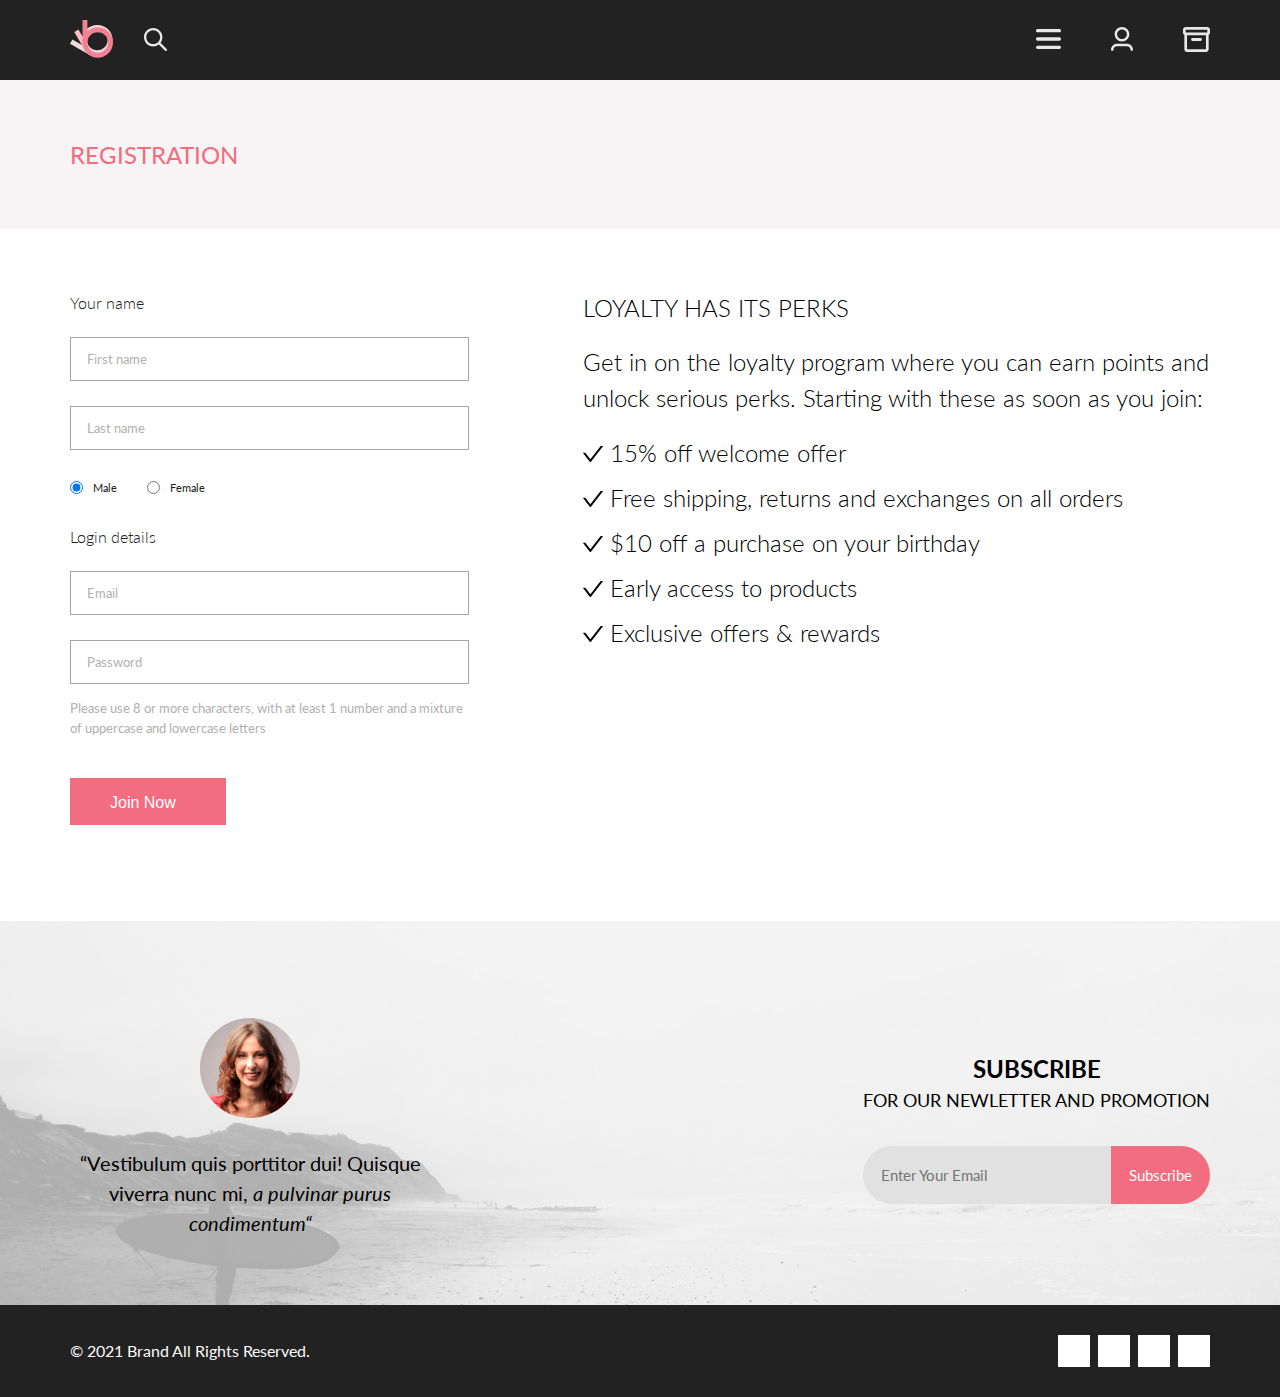
<file: registration.html>
<!DOCTYPE html>
<html lang="en">

<head>
    <meta charset="UTF-8">
    <meta http-equiv="X-UA-Compatible" content="IE=edge">
    <meta name="viewport" content="width=device-width, initial-scale=1.0">
    <link rel="stylesheet" href="https://cdnjs.cloudflare.com/ajax/libs/animate.css/4.1.1/animate.min.css" />
    <link rel="stylesheet" href="css/style.css">
    <link rel="stylesheet" href="https://use.fontawesome.com/releases/v5.15.4/css/all.css"
        integrity="sha384-DyZ88mC6Up2uqS4h/KRgHuoeGwBcD4Ng9SiP4dIRy0EXTlnuz47vAwmeGwVChigm" crossorigin="anonymous">
    <script src="https://ajax.googleapis.com/ajax/libs/jquery/3.6.0/jquery.min.js"></script>
    <script src="js/1351.js"></script>

    <title>Registration</title>
</head>

<body>
    <div class="wrapper">
        <div class="content">
            <header class="header">
                <nav class="header-items container">
                    <div class="header-items__left">
                        <a href="./index.html"><img src="img/ico/logo.svg" alt="logo"></a>
                        <a href="#"><img src="img/ico/1search.svg" alt="Search"></a>
                    </div>
                    <div class="header-items__right">
                        <a href="#" class="menu-btn"><img src="img/ico/1menu.svg" alt="Menu"></a>
                        <a class="hide-of-mob" href="./registration.html"><img src="img/ico/1user.svg"
                                alt="Cabinet"></a>
                        <a class="hide-of-mob" href="./shopping-cart.html"><img src="img/ico/1bag.svg" alt="Cart"></a>
                    </div>
                </nav>
                <menu class="sidebar">
                    <p>Menu</p>
                    <ul class="sidebar__list">
                        <h2 class="sidebar__title"><a href="#">Man</a></h2>
                        <li class="sidebar__item"><a href="#">Accessories</a></li>
                        <li class="sidebar__item"><a href="#">Bags</a></li>
                        <li class="sidebar__item"><a href="#">Denim</a></li>
                        <li class="sidebar__item"><a href="#">T-Shirts</a></li>
                    </ul>

                    <ul class="sidebar__list">
                        <h2 class="sidebar__title"><a href="#">Women</a></h2>
                        <li class="sidebar__item"><a href="#">Accessories</a></li>
                        <li class="sidebar__item"><a href="#">Jackets & Coats</a></li>
                        <li class="sidebar__item"><a href="#">Polos</a></li>
                        <li class="sidebar__item"><a href="#">T-Shirts</a></li>
                        <li class="sidebar__item"><a href="#">Shirts</a></li>
                    </ul>

                    <ul class="sidebar__list">
                        <h2 class="sidebar__title"><a href="#">Kids</a></h2>
                        <li class="sidebar__item"><a href="#">Accessories</a></li>
                        <li class="sidebar__item"><a href="#">Jackets & Coats</a></li>
                        <li class="sidebar__item"><a href="#">Polos</a></li>
                        <li class="sidebar__item"><a href="#">T-Shirts</a></li>
                        <li class="sidebar__item"><a href="#">Bags</a></li>
                    </ul>
                    <button class="btn-close"><i class="fal fa-times"></i></button>
                    <p class="mobile-items"><a href="./registration.html">Sign In</a></p>


                    <p class="mobile-items"> <a href="./shopping-cart.html">Cart</a></p>
                </menu>

            </header>

            <header class="header-nav">
                <div class="header-nav__items container">
                    <div class="header-nav__title">
                        <h1>Registration</h1>
                    </div>
                </div>
            </header>
            <main>
                <section class="registration container">
                    <div class="registration-form">

                        <form class="main-form" action="#">
                            <fieldset class="form-text">
                                <legend>Your name</legend>
                                <input type="text" name="firstName" minlength="2" maxlength="10"
                                    placeholder="First name">
                                <input type="text" name="lastName" minlength="2" maxlength="10" placeholder="Last name">
                            </fieldset>

                            <fieldset class="gender">
                                <div class="form-gender">
                                    <input type="radio" name="gender" id="male" checked />
                                    <label for="male"></label><span>Male</span>
                                </div>
                                <div class="form-gender">
                                    <input type="radio" name="gender" id="male" />
                                    <label for="female"></label><span>Female</span>
                                </div>
                            </fieldset>

                            <fieldset class="form-text">
                                <legend>Login details</legend>
                                <input type="email" name="email" placeholder="Email">
                                <input type="password" name="password" minlength="8" placeholder="Password">
                                <p>Please use 8 or more characters, with at least 1 number and a mixture of uppercase
                                    and lowercase letters</p>
                            </fieldset>
                            <div class="button">
                                <button class="form-btn">Join Now <i class="fal fa-arrow-right"></i></button>
                            </div>
                    </div>

                    <div class="registration-loyalty">
                        <h2>Loyalty has its perks</h2>
                        <p>Get in on the loyalty program where you can earn points and unlock serious perks. Starting
                            with these as soon as you join:</p>
                        <ul>
                            <li>15% off welcome offer</li>
                            <li>Free shipping, returns and exchanges on all orders</li>
                            <li>$10 off a purchase on your birthday</li>
                            <li>Early access to products</li>
                            <li>Exclusive offers & rewards</li>
                        </ul>
                    </div>
                </section>
            </main>

            <footer class="footer-subscribe">
                <section class="footer-subscribe__items container">
                    <div class="subscribe__item-left">
                        <img src="./img/girl.png">
                        <p>“Vestibulum quis porttitor dui! Quisque viverra nunc mi,<span class="italic"> a pulvinar
                                purus
                                condimentum“</span> </p>
                    </div>

                    <div class="subscribe__item-right">
                        <p><span class="bold">Subscribe</span><br>for our newletter and promotion</p>
                        <div class="subscribe__item-form">
                            <input type="email" name="email" placeholder="Enter Your Email">
                            <button class="btn-sub" type="submit" value="Subscribe">Subscribe</button>
                        </div>
                    </div>
                </section>
            </footer>

            <footer class="footer-down">
                <div class="footer-down__items container">
                    <div class="footer-down__text">
                        <p>© 2021 Brand All Rights Reserved.</p>
                    </div>
                    <div class="footer-down__icons">
                        <a href="#">
                            <i class="fab fa-facebook-f"></i>
                        </a>
                        <a href="#">
                            <i class="fab fa-instagram"></i>
                        </a>
                        <a href="#">
                            <i class="fab fa-pinterest-p"></i>
                        </a>
                        <a href="#">
                            <i class="fab fa-twitter"></i>
                        </a>
                    </div>
                </div>
            </footer>
        </div>
    </div>
    <script src="js/menu.js"></script>

</body>
</file>
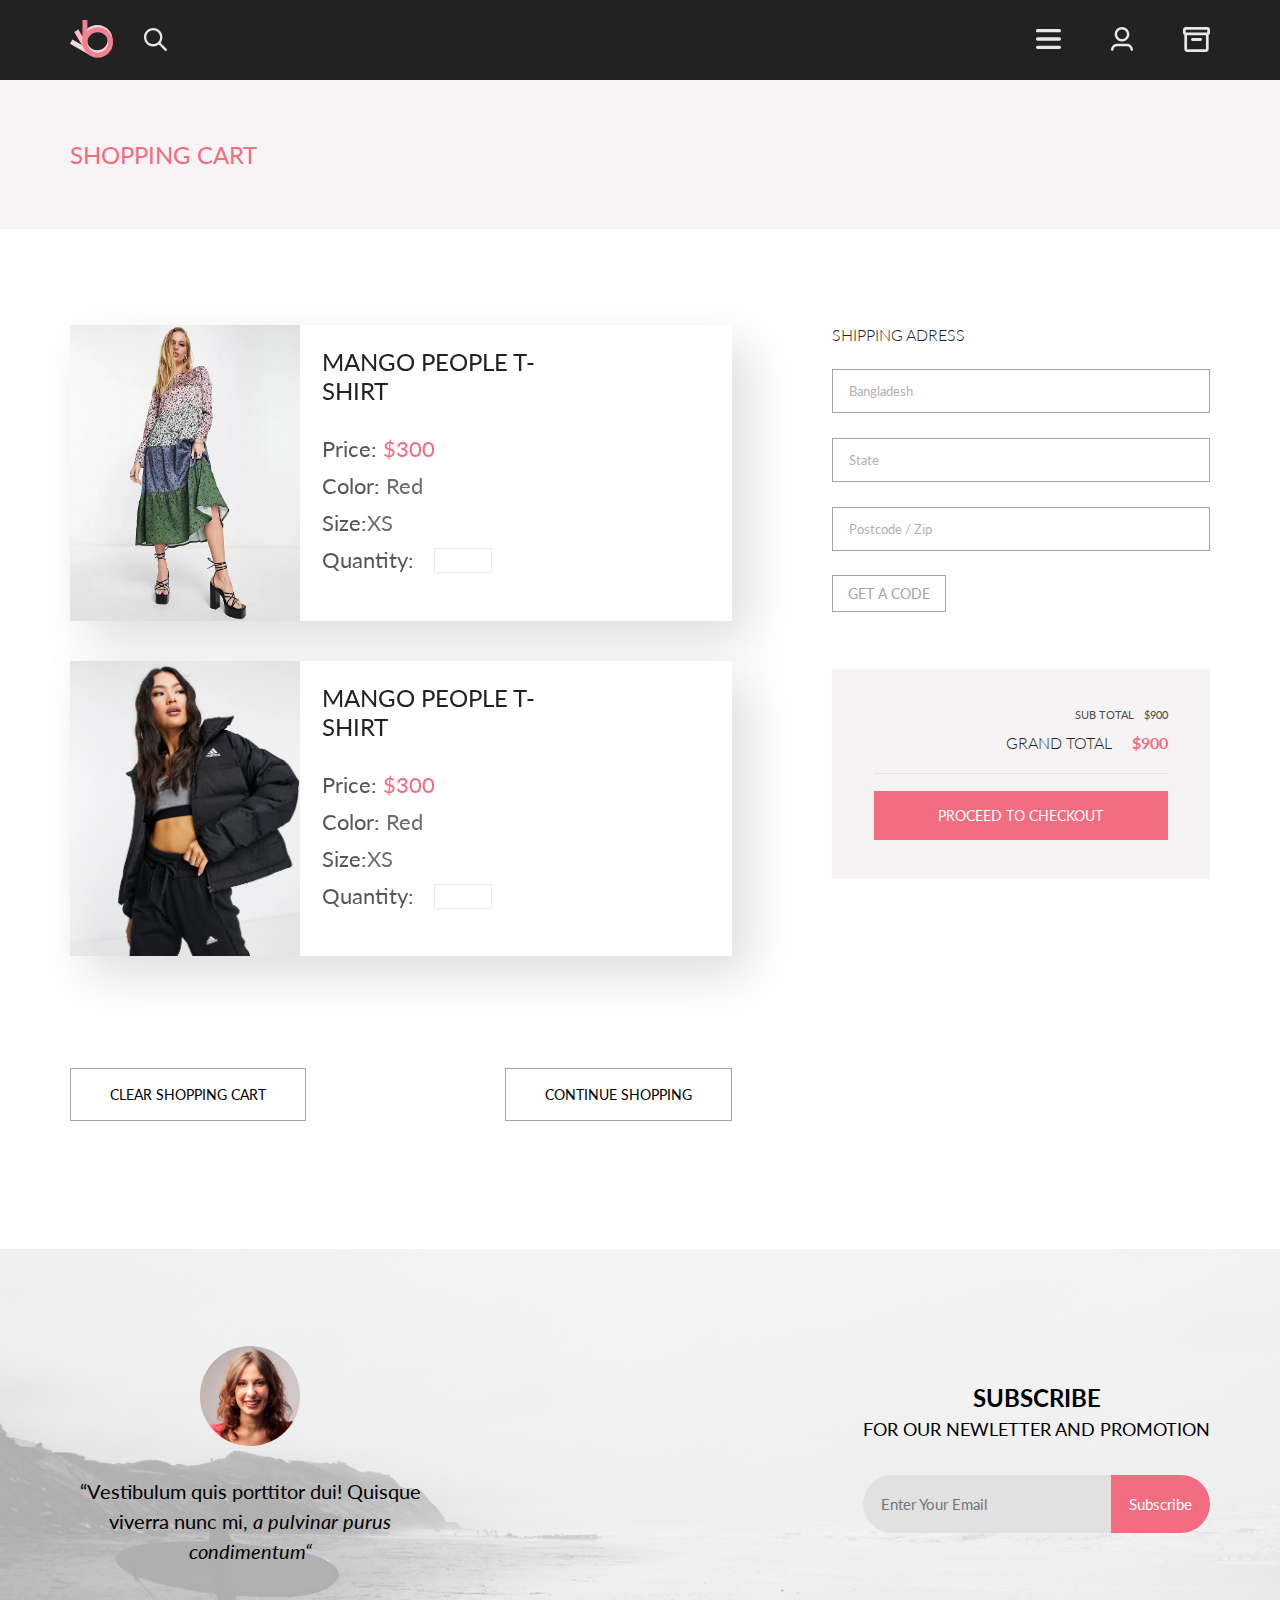
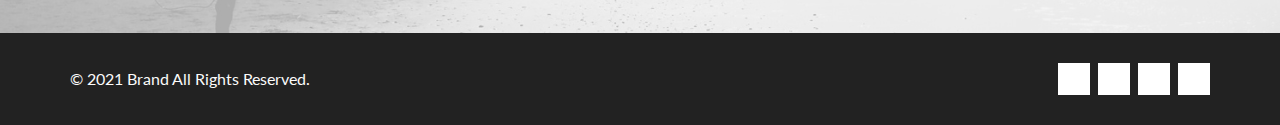
<file: shopping-cart.html>
<!DOCTYPE html>
<html lang="en">

<head>
    <meta charset="UTF-8">
    <meta http-equiv="X-UA-Compatible" content="IE=edge">
    <meta name="viewport" content="width=device-width, initial-scale=1.0">
    <link rel="stylesheet" href="css/style.css">
    <link rel="stylesheet" href="https://cdnjs.cloudflare.com/ajax/libs/animate.css/4.1.1/animate.min.css" />
    <link rel="stylesheet" href="https://use.fontawesome.com/releases/v5.15.4/css/all.css"
        integrity="sha384-DyZ88mC6Up2uqS4h/KRgHuoeGwBcD4Ng9SiP4dIRy0EXTlnuz47vAwmeGwVChigm" crossorigin="anonymous">
    <script src="js/1351.js"></script>
    <script src="https://ajax.googleapis.com/ajax/libs/jquery/3.6.0/jquery.min.js"></script>
    <title>The Brand</title>
</head>

<body>
    <div class="wrapper">
        <div class="content">
            <header class="header">
                <nav class="header-items container">
                    <div class="header-items__left">
                        <a href="./index.html"><img src="img/ico/logo.svg" alt="logo"></a>
                        <a href="#"><img src="img/ico/1search.svg" alt="Search"></a>
                    </div>
                    <div class="header-items__right">
                        <a href="#" class="menu-btn"><img src="img/ico/1menu.svg" alt="Menu"></a>
                        <a class="hide-of-mob" href="./registration.html"><img src="img/ico/1user.svg"
                                alt="Cabinet"></a>
                        <a class="hide-of-mob" href="./shopping-cart.html"><img src="img/ico/1bag.svg" alt="Cart"></a>
                    </div>
                </nav>
                <menu class="sidebar">
                    <p>Menu</p>
                    <ul class="sidebar__list">
                        <h2 class="sidebar__title"><a href="#">Man</a></h2>
                        <li class="sidebar__item"><a href="#">Accessories</a></li>
                        <li class="sidebar__item"><a href="#">Bags</a></li>
                        <li class="sidebar__item"><a href="#">Denim</a></li>
                        <li class="sidebar__item"><a href="#">T-Shirts</a></li>
                    </ul>

                    <ul class="sidebar__list">
                        <h2 class="sidebar__title"><a href="#">Women</a></h2>
                        <li class="sidebar__item"><a href="#">Accessories</a></li>
                        <li class="sidebar__item"><a href="#">Jackets & Coats</a></li>
                        <li class="sidebar__item"><a href="#">Polos</a></li>
                        <li class="sidebar__item"><a href="#">T-Shirts</a></li>
                        <li class="sidebar__item"><a href="#">Shirts</a></li>
                    </ul>

                    <ul class="sidebar__list">
                        <h2 class="sidebar__title"><a href="#">Kids</a></h2>
                        <li class="sidebar__item"><a href="#">Accessories</a></li>
                        <li class="sidebar__item"><a href="#">Jackets & Coats</a></li>
                        <li class="sidebar__item"><a href="#">Polos</a></li>
                        <li class="sidebar__item"><a href="#">T-Shirts</a></li>
                        <li class="sidebar__item"><a href="#">Bags</a></li>
                    </ul>
                    <button class="btn-close"><i class="fal fa-times"></i></button>
                    <p class="mobile-items"><a href="./registration.html">Sign In</a></p>


                    <p class="mobile-items"> <a href="./shopping-cart.html">Cart</a></p>
                </menu>

            </header>

            <header class="header-nav">
                <div class="header-nav__items container">
                    <div class="header-nav__title">
                        <h1>SHOPPING CART</h1>
                    </div>
                </div>
            </header>

            <main>
                <div class="shopping-cart container">
                    <div class="order">
                        <div class="order-card">
                            <div class="order-card__img">
                                <img src="img/catalog/4.webp">
                            </div>
                            <div class="order-card__content">
                                <div class="order-card__title">
                                    <h2>Mango People T-shirt</h2>
                                </div>
                                <div class="order-card__params">
                                    <p>Price: <span class="active">$300</span></p>
                                    <p>Color: <span class="grey-txt">Red</span></p>
                                    <p>Size:<span class="grey-txt">XS</span></p>
                                    <div class="order-card__quant">
                                        <p>Quantity:</p><input type="number">
                                    </div>
                                </div>
                            </div>
                            <div class="order-card__close">
                                <button><i class="fal fa-times"></i></button>
                            </div>
                        </div>

                        <div class="order-card">
                            <div class="order-card__img">
                                <img src="img/catalog/2.webp">
                            </div>
                            <div class="order-card__content">
                                <div class="order-card__title">
                                    <h2>Mango People T-shirt</h2>
                                </div>
                                <div class="order-card__params">
                                    <p>Price: <span class="active">$300</span></p>
                                    <p>Color: <span class="grey-txt">Red</span></p>
                                    <p>Size:<span class="grey-txt">XS</span></p>
                                    <div class="order-card__quant">
                                        <p>Quantity:</p><input type="number">
                                    </div>
                                </div>
                            </div>
                            <div class="order-card__close">
                                <button><i class="fal fa-times"></i></button>
                            </div>
                        </div>

                        <div class="order__btns">
                            <button class="grey--btn">CLEAR SHOPPING CART</button>
                            <button class="grey--btn">CONTINUE SHOPPING</button>
                        </div>
                    </div>

                    <div class="order-form">
                        <form class="main-form" action="#">
                            <fieldset class="form-text">
                                <legend>SHIPPING ADRESS</legend>
                                <input type="text" name="city" minlength="2" maxlength="10" placeholder="Bangladesh">
                                <input type="text" name="state" minlength="2" maxlength="10" placeholder="State">
                                <input type="text" name="postcode" minlength="2" maxlength="10"
                                    placeholder="Postcode / Zip">
                            </fieldset>
                            <div class="order-button">
                                <button class="order-btn">
                                    Get A Code
                                </button>
                            </div>
                        </form>

                        <div class="order-price">
                            <div class="order-cardprice">
                                <div class="order-cardprice__sub">
                                    <p>Sub total</p><span>$900</span>
                                </div>
                                <div class="order-cardprice__grand">
                                    <p>Grand total</p><span>$900</span>
                                </div>
                            </div>
                            <div class="order-price__button">
                                <button class="btn--pink">PROCEED TO CHECKOUT</button>
                            </div>
                        </div>
                    </div>

                </div>
            </main>

            <footer class="footer-subscribe">
                <section class="footer-subscribe__items container">
                    <div class="subscribe__item-left">
                        <img src="./img/girl.png">
                        <p>“Vestibulum quis porttitor dui! Quisque viverra nunc mi,<span class="italic"> a pulvinar
                                purus
                                condimentum“</span> </p>
                    </div>

                    <div class="subscribe__item-right">
                        <p><span class="bold">Subscribe</span><br>for our newletter and promotion</p>
                        <div class="subscribe__item-form">
                            <input type="email" name="email" placeholder="Enter Your Email">
                            <button class="btn-sub" type="submit" value="Subscribe">Subscribe</button>
                        </div>
                    </div>
                </section>
            </footer>

            <footer class="footer-down">
                <div class="footer-down__items container">
                    <div class="footer-down__text">
                        <p>© 2021 Brand All Rights Reserved.</p>
                    </div>
                    <div class="footer-down__icons">
                        <a href="#">
                            <i class="fab fa-facebook-f"></i>
                        </a>
                        <a href="#">
                            <i class="fab fa-instagram"></i>
                        </a>
                        <a href="#">
                            <i class="fab fa-pinterest-p"></i>
                        </a>
                        <a href="#">
                            <i class="fab fa-twitter"></i>
                        </a>
                    </div>
                </div>
            </footer>

        </div>
    </div>
    <script src="js/menu.js"></script>
</body>
</file>
<file: css/style.css>
@charset "UTF-8";
@import url("https://fonts.googleapis.com/css2?family=Lato:ital,wght@0,300;0,400;0,700;1,400&display=swap");
html {
  font-size: 10px;
}

body {
  font-family: "Lato", sans-serif;
  height: 100%;
}

*,
*:before,
*::after {
  margin: 0;
  padding: 0;
  box-sizing: border-box;
}

input,
textarea {
  outline: none;
}

input:active,
textarea:active {
  outline: none;
}

:focus {
  outline: none;
}

textarea {
  resize: none;
}

textarea {
  resize: vertical;
}

textarea {
  resize: horizontal;
}

.null {
  flex-basis: 100%;
  height: 0px;
}

details summary::-webkit-details-marker {
  display: none;
}

details > summary {
  list-style: none;
}

a {
  text-decoration: none;
}

.wrapper {
  display: flex;
  flex-direction: column;
  min-height: 100%;
  margin: 0 auto;
}

.content {
  flex: 1 0 auto;
}

.container {
  max-width: 1160px;
  padding: 0 10px;
  margin: 0 auto;
}

.title {
  text-align: center;
  line-height: 1.5;
}
.title h2 {
  font-size: 30px;
  color: #222222;
  font-weight: 400;
}
.title h3 {
  font-size: 14px;
  color: #9f9f9f;
  font-weight: 400;
}

.overlay {
  position: absolute;
  top: 0;
  left: 0;
  right: 0;
  height: 100%;
  background-color: rgba(58, 56, 56, 0.83);
  display: flex;
  justify-content: center;
  align-items: center;
  opacity: 0;
  transition: 0.5s;
}

.header {
  background-color: #222222;
  padding: 20px 0;
  position: relative;
}
.header .header-items {
  display: flex;
  align-items: center;
  justify-content: space-between;
}
.header .header-items__left {
  display: flex;
  align-items: center;
  -moz-column-gap: 30px;
       column-gap: 30px;
}
.header .header-items__right {
  display: flex;
  align-items: center;
  justify-content: space-between;
  -moz-column-gap: 50px;
       column-gap: 50px;
}
.header .header-items .hide-of-mob {
  display: block;
}
@media (max-width: 480px) {
  .header .header-items .hide-of-mob {
    display: none;
  }
}

.header-nav {
  background-color: #F8F3F4;
  padding: 60px 0;
}
@media (max-width: 480px) {
  .header-nav {
    padding: 60px 0 60px;
  }
}
.header-nav__items {
  display: flex;
  align-items: center;
  justify-content: space-between;
}
@media (max-width: 480px) {
  .header-nav__items {
    flex-direction: column;
  }
}
.header-nav__title h1 {
  font-size: 24px;
  color: #F16D7F;
  font-weight: 400;
  text-transform: uppercase;
}
.header-nav__points {
  display: flex;
}
@media (max-width: 480px) {
  .header-nav__points {
    margin-top: 32px;
  }
}
.header-nav__points ul {
  list-style: none;
  text-transform: uppercase;
  color: #636363;
  cursor: pointer;
  font-size: 16px;
}
.header-nav__points li {
  display: inline;
  text-transform: uppercase;
  font-weight: 300;
}
.header-nav__points a {
  text-decoration: none;
  color: #636363;
}
.header-nav__points .active {
  font-weight: 900;
}
.header-nav__points li + li:before {
  content: "/ ";
  color: #636363;
}

.sidebar {
  height: 100%;
  position: fixed;
  top: 80px;
  z-index: 99;
  right: 0;
  background-color: #fff;
  padding: 37px 100px 0 33px;
  box-shadow: 6px 4px 35px rgba(0, 0, 0, 0.21);
}
.sidebar .mobile-items {
  display: none;
}
@media (max-width: 480px) {
  .sidebar .mobile-items {
    display: block;
  }
}
.sidebar:not(.open) {
  visibility: hidden;
}
.sidebar.open {
  visibility: visible;
  -webkit-animation: fadeInRight;
          animation: fadeInRight;
  -webkit-animation-duration: 0.2s;
          animation-duration: 0.2s;
}
.sidebar p {
  font-size: 14px;
  font-weight: 700;
  text-transform: uppercase;
}
.sidebar p a {
  color: #000;
}
.sidebar p:not(:first-child) {
  margin-top: 40px;
}
.sidebar__list {
  padding: 0;
  margin: 0;
  list-style: none;
  position: relative;
  margin-top: 24px;
}
.sidebar__title a {
  font-size: 14px;
  color: #F16D7F;
  text-transform: uppercase;
}
.sidebar__item {
  padding-left: 20px;
  font-size: 14px;
  margin: 12px 0;
}
.sidebar__item a {
  color: #6F6E6E;
}

.stickytop {
  position: fixed;
  top: 0;
  transition: all 0.2s ease;
}

.btn-close {
  position: absolute;
  font-size: 20px;
  top: 16px;
  right: 33px;
  background-color: transparent;
  border: none;
  outline: none;
  color: #6F6E6E;
  cursor: pointer;
}

.hero {
  background-color: #F1E4E6;
  height: 764px;
}
@media (max-width: 768px) {
  .hero {
    height: 386px;
  }
}
.hero__items {
  display: flex;
  align-items: center;
  justify-content: flex-end;
  background-image: url(../img/backgr/man.png);
  background-position: -214px bottom;
  background-repeat: no-repeat;
  height: 100%;
}
@media (max-width: 768px) {
  .hero__items {
    height: 386px;
    background-size: contain;
    background-position: 0 bottom;
  }
}
@media (max-width: 480px) {
  .hero__items {
    height: 363px;
    background-image: none;
    align-items: center;
    justify-content: center;
  }
}
.hero__items h1 {
  font-size: 4.8rem;
  color: #222222;
  font-weight: 900;
  line-height: 0.8;
  text-transform: uppercase;
  max-width: 410px;
  padding-left: 16px;
  border-left: 12px solid #F16D7F;
}
@media (max-width: 768px) {
  .hero__items h1 {
    font-size: 4.4rem;
  }
}
@media (max-width: 480px) {
  .hero__items h1 {
    font-size: 3.8rem;
  }
}
.hero__items span {
  font-size: 32px;
  color: #222222;
  font-weight: 700;
}
@media (max-width: 480px) {
  .hero__items span {
    font-size: 2rem;
  }
}
.hero__items .pink-txt {
  color: #F16D7F;
}

@media (max-width: 480px) {
  .null {
    display: none;
  }
}

.category {
  margin-top: 65px;
  display: flex;
  justify-content: space-around;
  flex-wrap: wrap;
  -moz-column-gap: 30px;
       column-gap: 30px;
  row-gap: 15px;
}
@media (max-width: 1024px) {
  .category {
    -moz-column-gap: 15px;
         column-gap: 15px;
    row-gap: 15px;
  }
}
@media (max-width: 480px) {
  .category {
    flex-direction: column;
    flex-wrap: nowrap;
    row-gap: 20px;
  }
}
.category__item {
  display: flex;
  position: relative;
  flex-direction: column;
  align-items: center;
  justify-content: center;
  flex-grow: 1;
  height: 260px;
  text-align: center;
  background-color: gray;
}
@media (max-width: 1024px) {
  .category__item {
    width: 32%;
  }
}
@media (max-width: 768px) {
  .category__item {
    width: 31%;
    height: 168px;
  }
}
@media (max-width: 480px) {
  .category__item {
    width: 100%;
    height: 247px;
  }
}
.category__item span {
  color: #FFFFFF;
  font-size: 18px;
  text-transform: uppercase;
  z-index: 2;
}
@media (max-width: 768px) {
  .category__item span {
    font-size: 16px;
  }
}
.category__item h2 {
  color: #F16D7F;
  font-size: 24px;
  font-weight: 700;
  text-transform: uppercase;
  z-index: 2;
}
.category__item:after {
  position: absolute;
  content: "";
  top: 0;
  right: 0;
  left: 0;
  bottom: 0;
  background: rgba(33, 22, 22, 0.7);
  width: 100%;
  height: 100%;
  z-index: 1;
}
.category a {
  display: contents;
  cursor: pointer;
  text-decoration: none;
}
.category #img-1 {
  background-image: url(../img/category/for-women.png);
  background-size: 100%;
  background-repeat: no-repeat;
  background-position: center center;
  transition: all 0.3s;
}
.category #img-1:hover {
  background-size: 110%;
  background-position: center center;
}
@media (max-width: 1024px) {
  .category #img-1 {
    background-size: cover;
  }
}
.category #img-2 {
  background-image: url(../img/category/for-men.png);
  background-size: 100%;
  background-repeat: no-repeat;
  background-position: center center;
  transition: all 0.3s;
}
.category #img-2:hover {
  background-size: 110%;
  background-position: center center;
}
@media (max-width: 1024px) {
  .category #img-2 {
    background-size: cover;
  }
}
.category #img-3 {
  background-image: url(../img/category/for-kids.png);
  background-size: 100%;
  background-repeat: no-repeat;
  background-position: center center;
  transition: all 0.3s;
}
.category #img-3:hover {
  background-size: 110%;
  background-position: center center;
}
@media (max-width: 1024px) {
  .category #img-3 {
    background-size: cover;
  }
}
.category #img-4 {
  background-image: url(../img/category/acces.png);
  background-size: 100%;
  background-repeat: no-repeat;
  background-position: center center;
  transition: all 0.3s;
}
.category #img-4:hover {
  background-size: 105%;
  background-position: center center;
}
@media (max-width: 1024px) {
  .category #img-4 {
    background-size: cover;
  }
}

.card {
  display: flex;
  flex-direction: column;
  width: 100%;
  transition: 0.5s;
  cursor: pointer;
}
.card:hover .overlay {
  opacity: 1;
}
.card__img {
  position: relative;
}
.card__img img {
  width: 100%;
  height: 100%;
}
.card__txt {
  display: flex;
  flex-direction: column;
  justify-content: space-between;
  background-color: #f8f8f8;
  padding: 16px 25px;
  height: 100%;
}
.card__txt h4 {
  font-size: 13px;
  font-weight: 700;
  text-transform: uppercase;
  color: #000000;
}
.card__txt p {
  font-size: 14px;
  color: #9f9f9f;
  margin-top: 13px;
  line-height: 1.4;
}
.card__txt span {
  font-size: 16px;
  color: #F16D7F;
  margin-top: 18px;
}

.catalog {
  margin-top: 96px;
}
@media (max-width: 480px) {
  .catalog {
    margin-top: 48px;
  }
}

.catalog-product {
  margin-top: 48px;
}

.catalog-main__title {
  margin-top: 48px;
  margin-bottom: 48px;
}
@media (max-width: 480px) {
  .catalog-main__title {
    margin-bottom: 64px;
  }
}
.catalog-main__cards {
  display: flex;
  justify-content: space-between;
  align-items: stretch;
  flex-wrap: wrap;
  row-gap: 20px;
  height: 100%;
  -moz-column-gap: 20px;
  column-gap: 20px;
}
@media (max-width: 768px) {
  .catalog-main__cards {
    justify-content: center;
    -moz-column-gap: 18px;
         column-gap: 18px;
    row-gap: 16px;
  }
}
.catalog-main__cards a {
  display: contents;
  cursor: pointer;
  text-decoration: none;
  color: #222222;
  z-index: 2;
}
.catalog-main__button {
  display: flex;
  align-items: center;
  justify-content: center;
  margin: 48px auto 0;
}
.catalog-main__card {
  width: 32%;
  display: flex;
  align-items: stretch;
  height: auto;
  justify-content: space-between;
}
@media (max-width: 768px) {
  .catalog-main__card {
    width: 48%;
  }
}
@media (max-width: 480px) {
  .catalog-main__card {
    width: 100%;
  }
}

.footer-features {
  background-color: #222222;
  margin: 95px auto 0;
  padding: 103px 0;
}
@media (max-width: 768px) {
  .footer-features {
    margin: 48px auto 0;
  }
}
.footer-features__items {
  display: flex;
  justify-content: space-between;
  align-items: flex-start;
  flex: 1 1 auto;
}
@media (max-width: 768px) {
  .footer-features__items {
    flex-direction: column;
    align-items: center;
  }
}
.footer-features__items .item {
  display: flex;
  flex-direction: column;
  align-items: center;
  justify-content: flex-start;
}
@media (max-width: 768px) {
  .footer-features__items .item:not(:last-child) {
    margin-bottom: 48px;
  }
}
.footer-features__items .item h4 {
  margin-top: 28px;
  text-align: center;
  font-size: 20px;
  color: #fff;
}
@media (max-width: 768px) {
  .footer-features__items .item {
    max-width: 360px;
  }
}
.footer-features__items .item p {
  font-size: 14px;
  text-align: center;
  color: #fbfbfb;
  margin-top: 16px;
}

.footer-subscribe {
  padding: 97px 0 67px;
  background-image: url(../img/backgr/subscribe.jpg);
  background-size: cover;
  background-repeat: no-repeat;
  background-position: bottom center;
  position: relative;
}
@media (max-width: 768px) {
  .footer-subscribe {
    padding: 64px 0 140px;
  }
}
.footer-subscribe:before {
  content: "";
  position: absolute;
  left: 0;
  top: 0;
  width: 100%;
  height: 100%;
  background-color: rgba(244, 244, 244, 0.7);
}
.footer-subscribe .footer-subscribe__items {
  display: flex;
  align-items: center;
  justify-content: space-between;
  position: relative;
}
@media (max-width: 768px) {
  .footer-subscribe .footer-subscribe__items {
    flex-direction: column;
    align-items: center;
  }
}
.footer-subscribe .footer-subscribe__items .subscribe__item-left {
  display: flex;
  align-items: center;
  justify-content: space-between;
  flex-direction: column;
  max-width: 360px;
}
@media (max-width: 768px) {
  .footer-subscribe .footer-subscribe__items .subscribe__item-left {
    flex-direction: column;
    align-items: center;
    margin-bottom: 48px;
  }
}
.footer-subscribe .footer-subscribe__items .subscribe__item-left p {
  font-size: 20px;
  line-height: 1.5;
  text-align: center;
  margin-top: 30px;
}
@media (max-width: 480px) {
  .footer-subscribe .footer-subscribe__items .subscribe__item-left p {
    font-size: 18px;
  }
}
.footer-subscribe .footer-subscribe__items .subscribe__item-left img {
  max-width: 100px;
  max-height: 100px;
  overflow: hidden;
  display: flex;
  justify-content: center;
  align-items: center;
  border-radius: 50%;
}
.footer-subscribe .footer-subscribe__items .subscribe__item-right {
  display: flex;
  flex-direction: column;
  align-items: flex-start;
  justify-content: center;
}
.footer-subscribe .footer-subscribe__items .subscribe__item-right p {
  font-size: 18px;
  line-height: 1.5;
  text-align: center;
  text-transform: uppercase;
  margin-bottom: 32px;
}
@media (max-width: 480px) {
  .footer-subscribe .footer-subscribe__items .subscribe__item-right p {
    font-size: 14px;
  }
}
.footer-subscribe .footer-subscribe__items .subscribe__item-right p span {
  font-size: 24px;
}
.footer-subscribe .footer-subscribe__items .subscribe__item-right .subscribe__item-form {
  display: flex;
  width: 100%;
}
.footer-subscribe .footer-subscribe__items .subscribe__item-right .subscribe__item-form input {
  border-radius: 30px 0 0 30px;
  padding: 20px 18px;
  border: none;
  background-color: #E1E1E1;
  font-size: 15px;
  font-family: "Lato", sans-serif;
  width: 100%;
}
@media (max-width: 480px) {
  .footer-subscribe .footer-subscribe__items .subscribe__item-right .subscribe__item-form input {
    width: 80%;
  }
}
.footer-subscribe .footer-subscribe__items .subscribe__item-right .subscribe__item-form button {
  font-size: 15px;
  color: #fff;
  background-color: #F16D7F;
  border: none;
  border-radius: 0 30px 30px 0;
  padding: 7px;
  flex-grow: 1;
  font-family: "Lato", sans-serif;
  cursor: pointer;
  transition: all 0.25s;
  width: 40%;
}
@media (max-width: 480px) {
  .footer-subscribe .footer-subscribe__items .subscribe__item-right .subscribe__item-form button {
    width: 50%;
  }
}
.footer-subscribe .footer-subscribe__items .subscribe__item-right .subscribe__item-form button:hover {
  background-color: #dd6273;
}

.footer-down {
  background-color: #222222;
  padding: 30px 0;
}
@media (max-width: 480px) {
  .footer-down {
    padding: 43px 0 9px;
  }
}
.footer-down__items {
  display: flex;
  align-items: center;
  justify-content: space-between;
}
@media (max-width: 480px) {
  .footer-down__items {
    ustify-content: center;
    flex-direction: column-reverse;
    align-items: center;
  }
}
.footer-down__items .footer-down__text p {
  font-size: 16px;
  color: #FBFBFB;
}
.footer-down__items .footer-down__icons {
  display: flex;
  align-items: center;
  justify-content: space-between;
  gap: 8px;
}
@media (max-width: 480px) {
  .footer-down__items .footer-down__icons {
    margin-bottom: 40px;
  }
}
.footer-down__items .footer-down__icons a {
  display: flex;
  align-items: center;
  justify-content: center;
  background-color: #fff;
  color: #000;
  padding: 8px 12px;
  width: 32px;
  height: 32px;
  font-size: 14px;
}
.footer-down__items .footer-down__icons a:hover {
  background-color: #F16D7F;
  color: #fff;
  transition: all 0.3s;
}

.filter {
  margin-top: 50px;
}

.filter-items {
  display: grid;
  grid-template-columns: 1fr 2fr;
  align-items: center;
}
@media (max-width: 768px) {
  .filter-items {
    grid-template-columns: 1fr 1fr;
  }
}
@media (max-width: 480px) {
  .filter-items {
    grid-template-columns: 1fr 2fr;
  }
}
.filter-items .filter-primary {
  position: relative;
}
.filter-items .filter-primary__box {
  outline: 0;
  outline-offset: 0;
  cursor: pointer;
  transition: padding 0.5s;
}
.filter-items .filter-primary__box[open] {
  position: absolute;
  top: 0;
  left: 0;
  background-color: #fff;
  color: #F16D7F;
  box-shadow: 6px 4px 35px rgba(0, 0, 0, 0.21);
  padding: 10px 13px;
  max-width: 360px;
  width: 100%;
  -webkit-animation: fadeInDown;
          animation: fadeInDown;
  -webkit-animation-duration: 0.5s;
          animation-duration: 0.5s;
  z-index: 99;
}
@media (max-width: 480px) {
  .filter-items .filter-primary__box[open] {
    min-width: 320px;
    top: 15px;
  }
}
.filter-items .filter-primary__title {
  font-size: 17px;
  display: flex;
  align-items: center;
  -moz-column-gap: 5px;
       column-gap: 5px;
  list-style: none;
  font-weight: 600;
}
@media (max-width: 768px) {
  .filter-items .filter-primary__title {
    font-size: 14px;
  }
}
@media (max-width: 480px) {
  .filter-items .filter-primary__title {
    font-size: 20px;
  }
  .filter-items .filter-primary__title p {
    display: none;
  }
}
.filter-items .filter-primary__category {
  margin-top: 9px;
  margin-bottom: 9px;
}
.filter-items .filter-primary__category[open] .filter-primary__text {
  color: #F16D7F;
}
.filter-items .filter-primary__text {
  font-size: 14px;
  color: #6F6E6E;
  text-transform: uppercase;
  border-bottom: 1px solid #EBEBEB;
  border-left: 5px solid #F16D7F;
  padding: 10px;
}
.filter-items .filter-primary ul {
  padding: 10px 0 10px 12px;
  margin: 0;
  list-style: none;
  -webkit-animation: backInLeft;
          animation: backInLeft;
  -webkit-animation-duration: 0.8s;
          animation-duration: 0.8s;
}
.filter-items .filter-primary__items {
  font-size: 14px;
  color: #6F6E6E;
  padding: 24px 0;
}
.filter-items .filter-primary li {
  margin-top: 11px;
  margin-bottom: 11px;
}

.filter-secondary {
  display: flex;
  align-items: center;
  -moz-column-gap: 28px;
       column-gap: 28px;
  color: #6F6E6E;
  font-size: 14px;
  text-transform: uppercase;
  position: relative;
}
@media (max-width: 768px) {
  .filter-secondary {
    justify-self: flex-end;
  }
}
@media (max-width: 480px) {
  .filter-secondary {
    font-size: 12px;
  }
}
.filter-secondary__text {
  display: flex;
  align-items: center;
  -moz-column-gap: 8px;
       column-gap: 8px;
  cursor: pointer;
}
.filter-secondary__items {
  position: absolute;
  top: 25px;
  display: flex;
  flex-direction: column;
  align-items: flex-start;
  z-index: 99;
  background-color: #fff;
  box-shadow: 6px 4px 35px rgba(0, 0, 0, 0.21);
  padding: 7px 9px;
  -webkit-animation: fadeInDown;
          animation: fadeInDown;
  -webkit-animation-duration: 0.5s;
          animation-duration: 0.5s;
}
.filter-secondary__item {
  display: flex;
  align-items: center;
  -moz-column-gap: 5px;
       column-gap: 5px;
}
.filter-secondary__item input[type=checkbox] {
  position: absolute;
  left: -9999px;
}
.filter-secondary__item input[type=checkbox] + label {
  position: relative;
  display: inline-block;
  padding: 6px 10px 6px 28px;
  cursor: pointer;
}
.filter-secondary__item input[type=checkbox] + label:before {
  display: block;
  content: "";
  position: absolute;
  left: 0;
  width: 18px;
  height: 18px;
  background-image: url(https://andycrone.com/media/2015/02/app-icons.png);
  background-repeat: no-repeat;
  background-size: 72px auto;
  -webkit-background-size: 72px auto;
  border: 1px solid #6F6E6E;
}
.filter-secondary__item input[type=checkbox]:checked + label:before {
  background-color: #F16D7F;
  border: none;
}
.filter-secondary__item input[type=checkbox]:disabled + label {
  cursor: not-allowed;
}

.pagination {
  margin-top: 48px;
}

.pages__items {
  display: flex;
  justify-content: center;
  align-items: center;
  height: 45px;
  border: 1px solid #EBEBEB;
  font-weight: 300;
  border-radius: 5px;
  width: 45%;
  -moz-column-gap: 35px;
       column-gap: 35px;
  margin: 0 auto;
}
@media (max-width: 768px) {
  .pages__items {
    width: 53%;
  }
}
@media (max-width: 480px) {
  .pages__items {
    width: 90%;
    -moz-column-gap: 20px;
         column-gap: 20px;
  }
}
.pages__btn {
  list-style: none;
  font-size: 16px;
  cursor: pointer;
}
.pages__item {
  list-style: none;
  font-size: 16px;
  cursor: pointer;
  color: #C4C4C4;
}
.pages__dots {
  display: flex;
  font-size: 16px;
  cursor: pointer;
  letter-spacing: 1px;
  margin: 0px 5px;
  color: #C4C4C4;
}

.product-hero {
  border-top: 1px solid #EAEAEA;
}

.product-slider {
  width: 100%;
  position: relative;
}
.product-slider__item {
  width: 100%;
}
.product-slider__item img {
  width: 100%;
  min-height: 624px;
  -o-object-fit: cover;
     object-fit: cover;
  -o-object-position: center center;
     object-position: center center;
  border-bottom: 1px solid #EAEAEA;
}
.product-slider__btns {
  display: flex;
  align-items: center;
  justify-content: space-between;
  width: 100%;
  position: absolute;
  top: 50%;
  transform: translate(0, -50%);
}
.product-slider__btns :hover {
  color: #F16D7F;
}
.product-slider__prev-btn {
  border: none;
  outline: none;
  background-color: rgba(42, 42, 42, 0.15);
  color: #000;
  padding: 17px;
  cursor: pointer;
}
.product-slider__next-btn {
  border: none;
  outline: none;
  background-color: rgba(42, 42, 42, 0.15);
  color: #000;
  padding: 17px;
  cursor: pointer;
}

.product-description {
  margin-top: -65px;
  position: relative;
}
@media (max-width: 768px) {
  .product-description {
    margin-top: 0;
  }
}

.description {
  display: flex;
  flex-direction: column;
  align-items: center;
  padding: 65px 0;
  border: 1px solid #EAEAEA;
  background-color: #fff;
}
@media (max-width: 768px) {
  .description {
    border-top: none;
    border-right: 1px solid #EAEAEA;
    border-left: 1px solid #EAEAEA;
    border-bottom: 1px solid #EAEAEA;
  }
}

.description-card {
  display: flex;
  flex-direction: column;
  align-items: center;
  justify-content: space-between;
  border-bottom: 1px solid #EAEAEA;
  width: 50%;
}
@media (max-width: 768px) {
  .description-card {
    width: 70%;
  }
}
.description-card__title {
  text-align: center;
}
.description-card__title span {
  font-size: 14px;
  font-weight: 300;
  color: #F16D7F;
  text-transform: uppercase;
  text-align: center;
}
.description-card__title .line {
  width: 61px;
  height: 3px;
  background-color: #F16D7F;
  margin: 0 auto;
  margin-top: 12px;
}
.description-card__title h2 {
  font-size: 18px;
  line-height: 21px;
  font-weight: 300;
  color: #4D4D4D;
  margin-top: 12px;
  text-transform: uppercase;
}
.description-card__describe p {
  font-size: 14px;
  line-height: 1.6;
  font-weight: 300;
  color: #5E5E5E;
  text-align: center;
  margin: 48px auto 0;
}
.description-card__price {
  text-align: center;
  margin: 32px auto 64px;
}
.description-card__price span {
  font-size: 24px;
  font-weight: 300;
  color: #EF5B70;
}
.description-card__filter {
  margin-top: 64px;
}
.description-card__button {
  margin: 48px auto 0;
}

.product-cards {
  display: flex;
  align-items: center;
  justify-content: space-between;
  gap: 20px;
  margin-top: 48px;
  margin-bottom: 128px;
}
@media (max-width: 768px) {
  .product-cards {
    flex-wrap: wrap;
  }
}
@media (max-width: 768px) {
  .product-cards {
    margin-bottom: 64px;
  }
}
.product-cards a {
  display: contents;
}

.product-card-item {
  width: 33%;
}
@media (max-width: 768px) {
  .product-card-item {
    width: 48%;
  }
}
@media (max-width: 480px) {
  .product-card-item {
    width: 100%;
  }
}

.shopping-cart {
  display: flex;
  justify-content: space-between;
  margin-top: 96px;
  gap: 100px;
}
@media (max-width: 768px) {
  .shopping-cart {
    flex-direction: column;
    gap: 0;
    margin-top: 60px;
  }
}
@media (max-width: 480px) {
  .shopping-cart {
    margin-top: 40px;
  }
}

.order {
  display: flex;
  flex-direction: column;
  width: 70%;
  gap: 40px;
  margin-bottom: 128px;
}
@media (max-width: 768px) {
  .order {
    width: 100%;
  }
}
@media (max-width: 480px) {
  .order {
    gap: 20px;
    margin-bottom: 48px;
  }
}
.order__btns {
  margin-top: 72px;
  display: flex;
  align-items: center;
  justify-content: space-between;
  gap: 1px;
}
@media (max-width: 768px) {
  .order__btns {
    justify-content: space-around;
    margin-top: 12px;
  }
}
@media (max-width: 480px) {
  .order__btns {
    justify-content: space-between;
    margin-top: 15px;
  }
}

.order-card__content {
  display: flex;
  flex-direction: column;
}

.order-card {
  display: flex;
  background-color: #fff;
  filter: drop-shadow(17px 19px 24px rgba(0, 0, 0, 0.13));
  position: relative;
}
.order-card__img {
  max-width: 230px;
}
@media (max-width: 480px) {
  .order-card__img {
    max-width: 145px;
  }
}
.order-card__img img {
  width: 100%;
  height: 100%;
  -o-object-fit: cover;
     object-fit: cover;
}
.order-card__content {
  height: 100%;
  padding: 22px;
}
.order-card__title h2 {
  font-size: 24px;
  font-weight: 400;
  color: #222222;
  text-transform: uppercase;
  max-width: 262px;
}
@media (max-width: 480px) {
  .order-card__title h2 {
    font-size: 16px;
  }
}
.order-card__params {
  margin-top: 30px;
  display: flex;
  flex-direction: column;
  row-gap: 10px;
}
.order-card__params p {
  font-size: 22px;
  font-weight: 400;
  color: #575757;
}
@media (max-width: 480px) {
  .order-card__params p {
    font-size: 14px;
  }
}
.order-card__quant {
  display: flex;
  align-items: flex-end;
  gap: 20px;
}
.order-card__quant input {
  border: 1px solid #EAEAEA;
  height: 25px;
  width: 20%;
}
.order-card__close {
  position: absolute;
  top: 10px;
  right: 22px;
}
.order-card__close button {
  color: #575757;
  font-size: 24px;
  border: none;
  background: transparent;
  cursor: pointer;
}

.order-form {
  width: 40%;
}
@media (max-width: 768px) {
  .order-form {
    display: flex;
    width: 100%;
    justify-content: space-between;
    align-items: center;
    -moz-column-gap: 15px;
         column-gap: 15px;
    margin-bottom: 128px;
  }
}
@media (max-width: 480px) {
  .order-form {
    flex-direction: column;
  }
}

.order-button {
  margin-top: 24px;
}

.order-price {
  display: flex;
  flex-direction: column;
  background-color: #F5F3F3;
  padding: 39px 42px;
  margin-top: 57px;
}
@media (max-width: 768px) {
  .order-price {
    margin-top: 0;
    width: 45%;
  }
}
@media (max-width: 480px) {
  .order-price {
    width: 100%;
    margin-top: 48px;
  }
}
.order-price__button {
  margin-top: 17px;
}
.order-price .order-cardprice {
  display: flex;
  flex-direction: column;
  align-items: flex-end;
  gap: 12px;
  border-bottom: 1px solid #E2E2E2;
}
.order-price .order-cardprice__sub {
  display: flex;
  align-items: flex-end;
  gap: 10px;
}
.order-price .order-cardprice__sub p {
  font-size: 11px;
  color: #4A4A4A;
  text-transform: uppercase;
  font-weight: 400;
}
.order-price .order-cardprice__sub span {
  font-size: 11px;
  color: #4A4A4A;
}
.order-price .order-cardprice__grand {
  display: flex;
  align-items: flex-end;
  gap: 20px;
  margin-bottom: 21px;
}
.order-price .order-cardprice__grand p {
  font-size: 16px;
  color: #222222;
  text-transform: uppercase;
  font-weight: 300;
}
.order-price .order-cardprice__grand span {
  font-size: 16px;
  font-weight: 700;
  color: #F16D7F;
}

.registration {
  display: flex;
  align-items: flex-start;
  justify-content: space-between;
  margin-top: 64px;
  margin-bottom: 96px;
}
@media (max-width: 480px) {
  .registration {
    flex-direction: column;
    row-gap: 40px;
  }
}

.registration-form {
  width: 35%;
}
@media (max-width: 768px) {
  .registration-form {
    width: 50%;
  }
}
@media (max-width: 480px) {
  .registration-form {
    width: 100%;
  }
}

.registration-loyalty {
  display: flex;
  flex-direction: column;
  row-gap: 22px;
  width: 55%;
}
@media (max-width: 768px) {
  .registration-loyalty {
    width: 45%;
  }
}
@media (max-width: 480px) {
  .registration-loyalty {
    width: 100%;
  }
}
.registration-loyalty h2 {
  font-size: 24px;
  text-transform: uppercase;
  font-weight: 300;
}
@media (max-width: 768px) {
  .registration-loyalty h2 {
    font-size: 16px;
  }
}
.registration-loyalty p {
  font-size: 24px;
  line-height: 1.5;
  font-weight: 300;
}
@media (max-width: 768px) {
  .registration-loyalty p {
    font-size: 16px;
  }
}
.registration-loyalty ul {
  list-style-image: url(../img/ico/mark.svg);
  list-style-position: inside;
  margin: 0;
  padding: 0;
  font-size: 24px;
  font-weight: 300;
}
.registration-loyalty ul li:not(:first-child) {
  margin-top: 16px;
}
@media (max-width: 768px) {
  .registration-loyalty ul {
    font-size: 16px;
  }
}

.button {
  margin-top: 40px;
}

.main-form {
  width: 100%;
}
@media (max-width: 768px) {
  .main-form {
    width: 55%;
  }
}
@media (max-width: 480px) {
  .main-form {
    width: 100%;
  }
}
.main-form legend {
  font-weight: 300;
  font-size: 16px;
  color: #222222;
  outline: none;
}
.main-form fieldset {
  border: none;
}
.main-form .form-text {
  display: flex;
  flex-direction: column;
}
.main-form .form-text input {
  font-family: "Lato", sans-serif;
  padding: 13px 16px;
  border: 1px solid #a4a4a4;
  font-size: 13px;
  margin-top: 25px;
  width: 100%;
}
.main-form .form-text input::-moz-placeholder {
  color: #B1B1B1;
}
.main-form .form-text input:-ms-input-placeholder {
  color: #B1B1B1;
}
.main-form .form-text input::placeholder {
  color: #B1B1B1;
}
.main-form .form-text p {
  font-size: 13px;
  font-weight: 300px;
  color: #B1B1B1;
  line-height: 1.5;
  margin-top: 15px;
}

.gender {
  display: flex;
  align-items: center;
  gap: 30px;
  margin-top: 31px;
  margin-bottom: 33px;
}
.gender .form-gender {
  display: flex;
  align-items: center;
  font-size: 11px;
  color: #222222;
  gap: 5px;
}
.gender .form-gender input {
  font-family: "Lato", sans-serif;
  border: 1px solid #a4a4a4;
}

.italic {
  font-style: italic;
}

.bold {
  font-weight: 700;
}

.grey-txt {
  color: #6F6E6E;
}

.main-btn {
  font-size: 16px;
  background-color: #fff;
  border: 1px solid #F16D7F;
  color: #F16D7F;
  padding: 15px 39px 12px;
  cursor: pointer;
  display: flex;
  align-items: center;
  justify-content: center;
  -moz-column-gap: 10px;
       column-gap: 10px;
}
.main-btn:hover {
  background-color: #F16D7F;
  color: #fff;
  transition: 0.5s;
}

.add-btn {
  display: flex;
  align-items: center;
  justify-content: center;
  padding: 13px 10px;
  -moz-column-gap: 10px;
       column-gap: 10px;
  border: 1px solid #fff;
  background-color: transparent;
  font-size: 14px;
  color: #fff;
  font-family: "Lato", sans-serif;
  cursor: pointer;
  transition: all 0.25s;
  z-index: 9;
}
.add-btn:hover {
  color: rgba(58, 56, 56, 0.83);
  background-color: #fff;
}

.form-btn {
  font-size: 16px;
  background-color: #F16D7F;
  color: #fff;
  padding: 15px 39px 12px;
  cursor: pointer;
  display: flex;
  align-items: center;
  justify-content: center;
  border: 1px solid #F16D7F;
  -moz-column-gap: 10px;
       column-gap: 10px;
}
.form-btn:hover {
  color: #F16D7F;
  background-color: #fff;
  border: 1px solid #F16D7F;
  transition: 0.5s;
}

.order-btn {
  display: flex;
  align-items: center;
  justify-content: center;
  padding: 9px 15px;
  -moz-column-gap: 10px;
       column-gap: 10px;
  border: 1px solid #A4A4A4;
  background-color: transparent;
  font-size: 14px;
  color: #A4A4A4;
  font-family: "Lato", sans-serif;
  cursor: pointer;
  transition: all 0.25s;
  z-index: 9;
  text-transform: uppercase;
}
.order-btn:hover {
  color: rgba(255, 255, 255, 0.83);
  background-color: #A4A4A4;
}

.btn--pink {
  display: flex;
  width: 100%;
  align-items: center;
  justify-content: center;
  padding: 15px;
  -moz-column-gap: 10px;
       column-gap: 10px;
  border: 1px solid #F16D7F;
  background-color: #F16D7F;
  font-size: 14px;
  color: #fff;
  font-family: "Lato", sans-serif;
  cursor: pointer;
  transition: all 0.25s;
  z-index: 9;
  text-transform: uppercase;
}
.btn--pink:hover {
  color: #F16D7F;
  background-color: transparent;
}

.grey--btn {
  display: flex;
  align-items: center;
  justify-content: center;
  padding: 17px 39px;
  -moz-column-gap: 10px;
       column-gap: 10px;
  border: 1px solid #A4A4A4;
  background-color: transparent;
  font-size: 14px;
  color: #000000;
  font-family: "Lato", sans-serif;
  cursor: pointer;
  transition: all 0.25s;
  z-index: 9;
  text-transform: uppercase;
}
.grey--btn:hover {
  color: #fff;
  background-color: #000;
}
@media (max-width: 480px) {
  .grey--btn {
    font-size: 12px;
    padding: 9px 20px;
  }
}

.active {
  color: #F16D7F !important;
}/*# sourceMappingURL=style.css.map */
</file>
